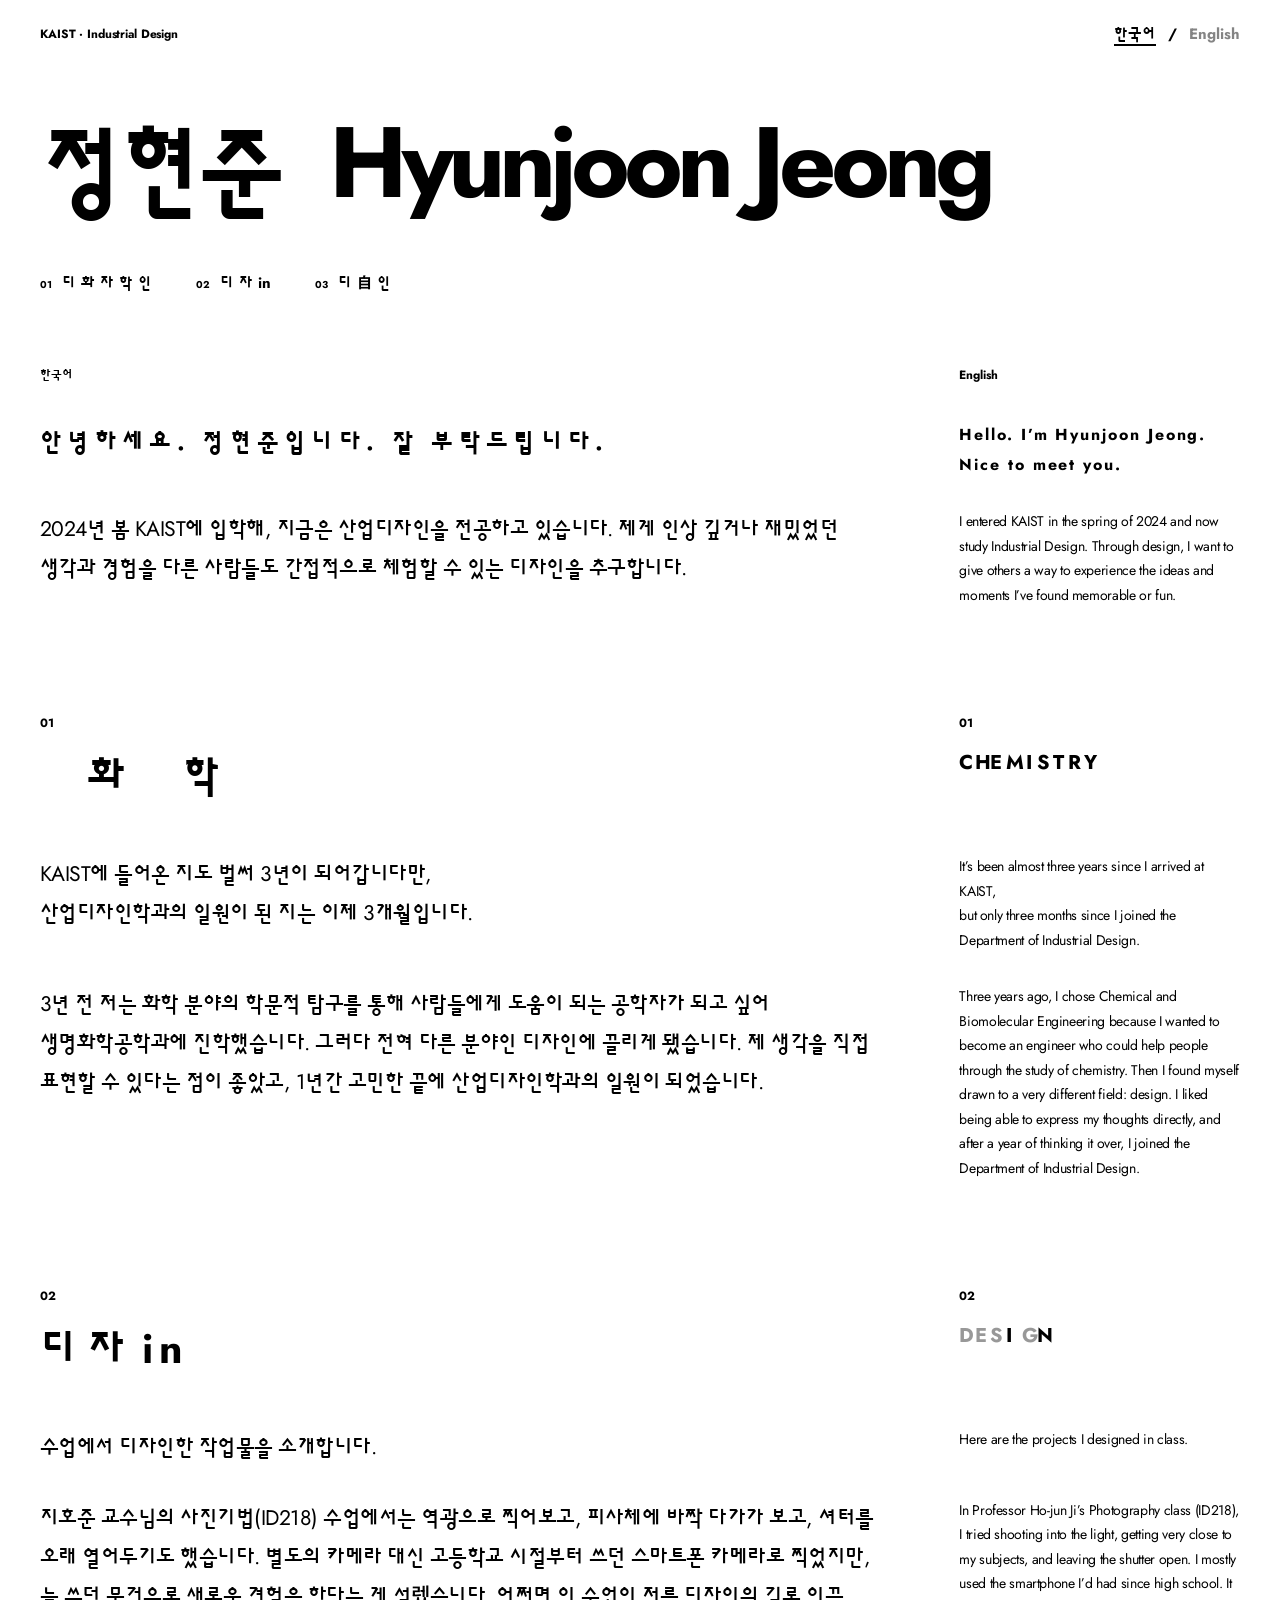
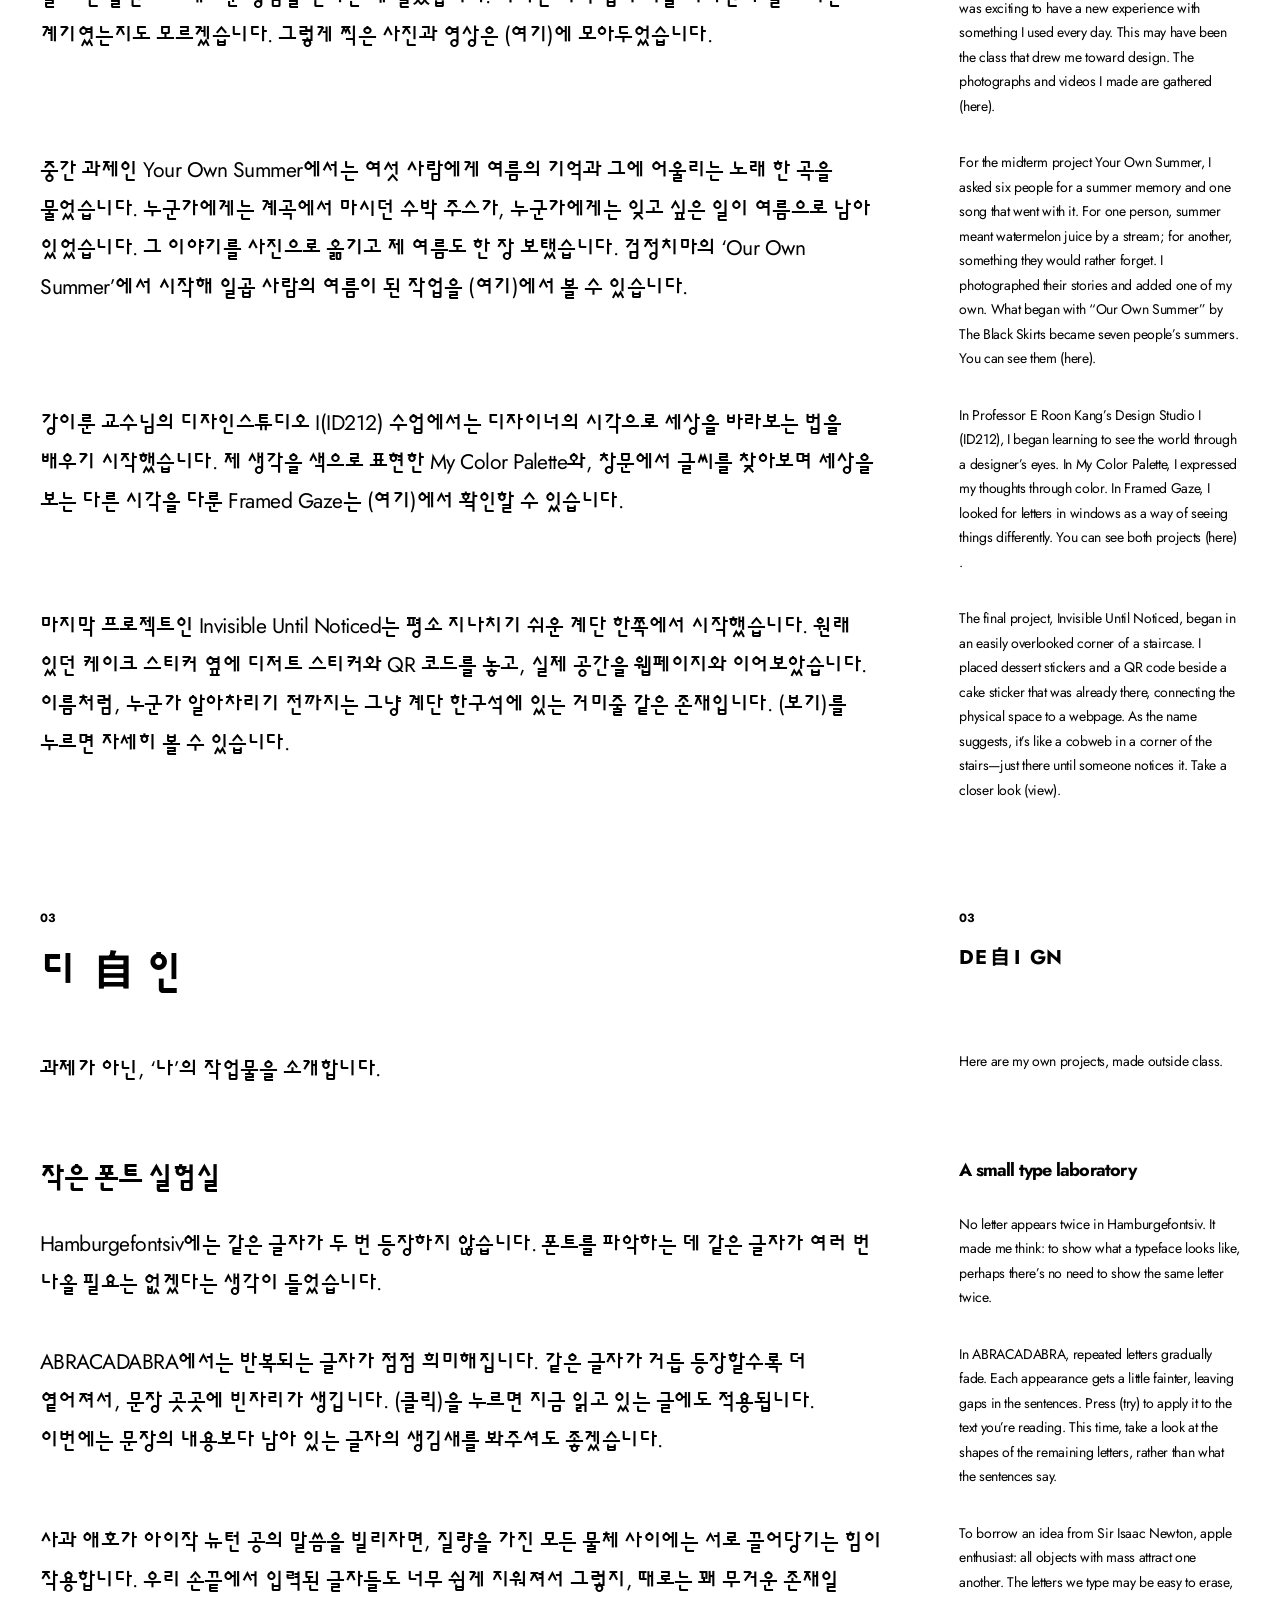
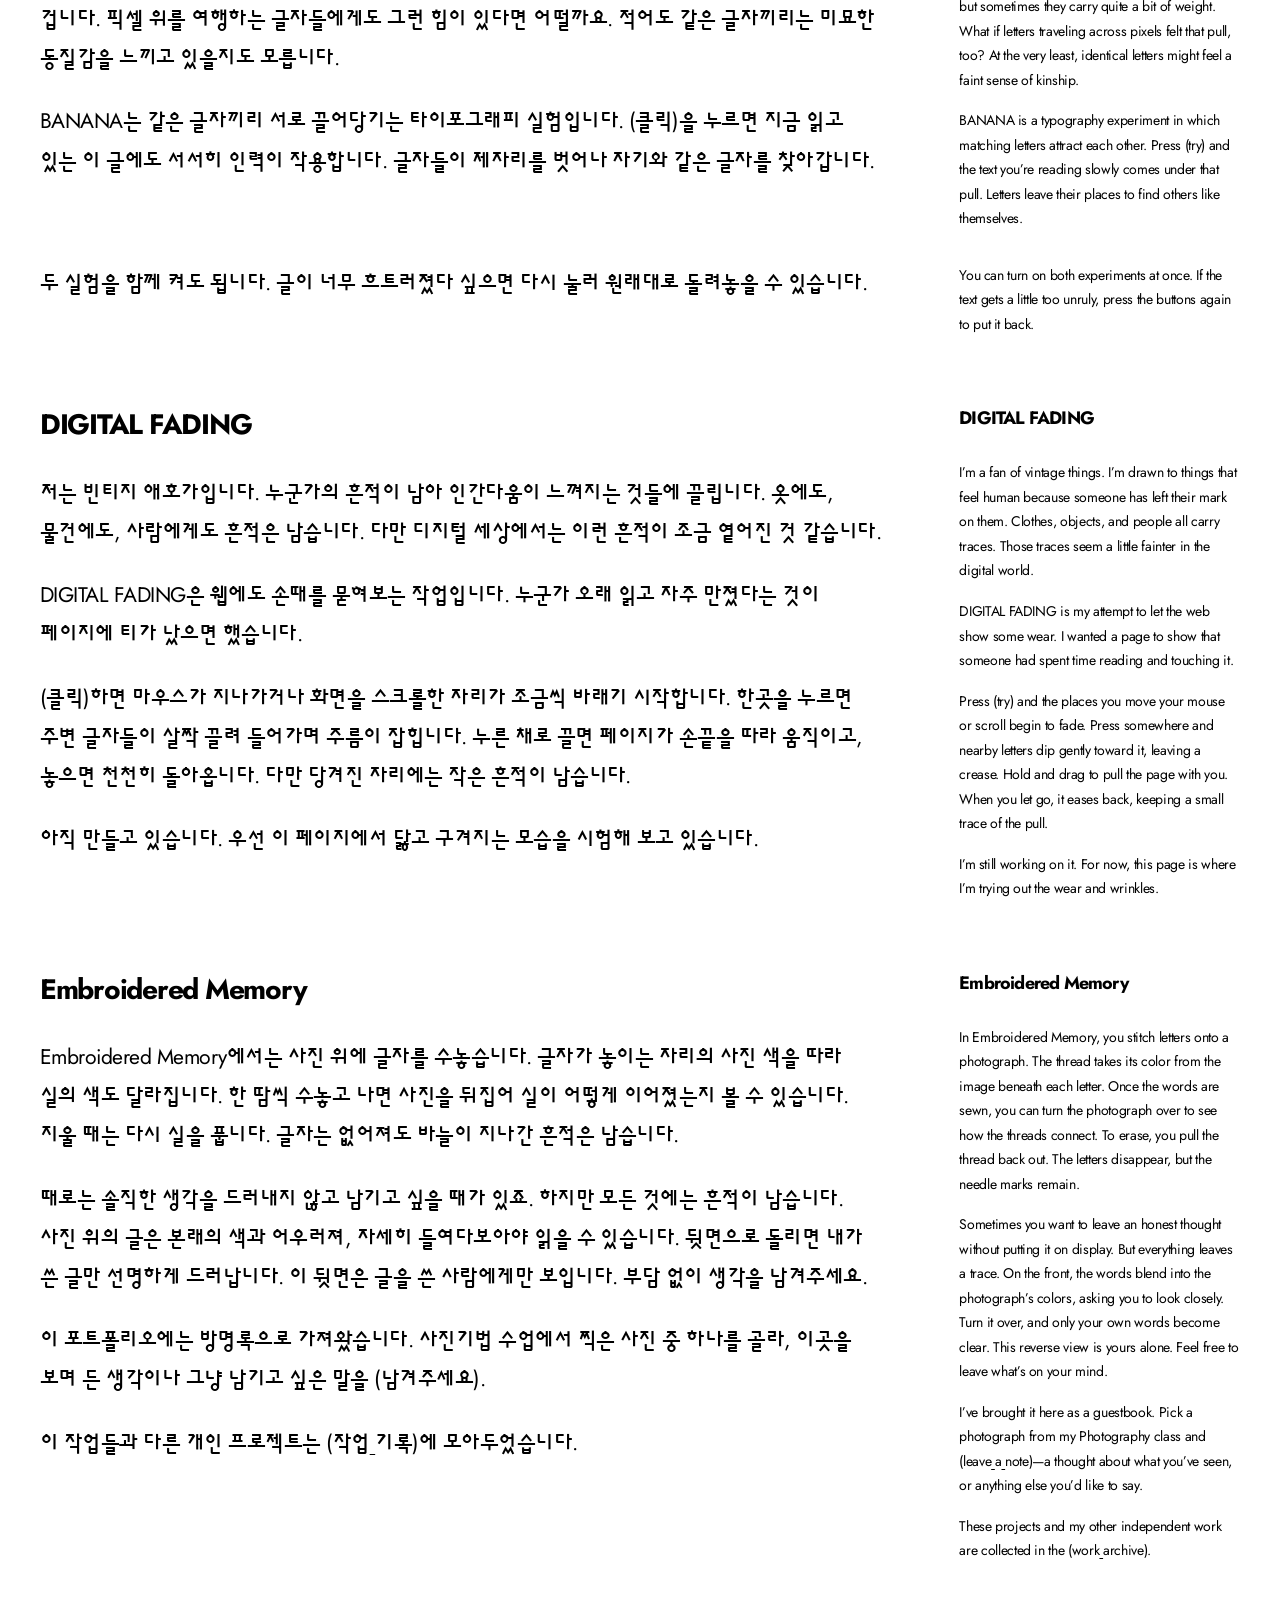
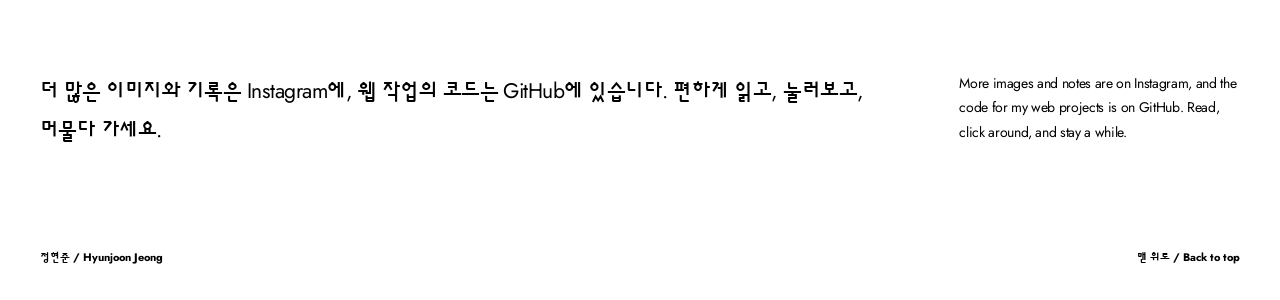
<file: index.html>
<!doctype html>
<html lang="ko">
<head>
  <meta charset="utf-8">
  <meta name="viewport" content="width=device-width,initial-scale=1">
  <meta name="color-scheme" content="light dark">
  <meta name="description" content="정현준 — KAIST 산업디자인학과. 사진, 타이포그래피, 웹으로 이어지는 작업과 실험.">
  <title>Hyunjoon Jeong — 정현준</title>
  <link rel="icon" href="data:,">
  <link rel="preload" href="./assets/fonts/sunflower-medium.woff2" as="font" type="font/woff2" crossorigin>
  <link rel="preload" href="./assets/fonts/sunflower-bold.woff2" as="font" type="font/woff2" crossorigin>
  <link rel="preload" href="./assets/fonts/jost-regular.woff2" as="font" type="font/woff2" crossorigin>
  <link rel="preload" href="./assets/fonts/jost-bold.woff2" as="font" type="font/woff2" crossorigin>
  <link rel="stylesheet" href="./essay.css">
  <link rel="stylesheet" href="./project-story.css">
  <link rel="stylesheet" href="./wordplay.css">
  <link rel="stylesheet" href="./essay-wear.css">
  <link rel="stylesheet" href="./guestbook.css">
  <script src="./content.js" defer></script>
  <script src="./essay-effects.js" defer></script>
  <script src="./essay-wear.js" defer></script>
  <script src="./guestbook-thread.js" defer></script>
  <script src="./hosting-config.js" defer></script>
  <script src="./guestbook-store.js" defer></script>
  <script src="./guestbook.js" defer></script>
  <script src="./wordplay.js" defer></script>
  <script src="./reading-layout.js" defer></script>
  <script src="./project-story.js" defer></script>
  <script src="./essay.js" defer></script>
  <!-- VV note: styles and interactions -->
  <link rel="stylesheet" href="./vv-note.css">
  <link rel="stylesheet" href="./vv-clock.css">
  <script src="./vv-note.js" defer></script>
  <script src="./vv-clock.js" defer></script>
</head>
<body id="top" data-reading-language="ko">
  <a class="skip-link" href="#essay">본문으로 건너뛰기 / Skip to content</a>
  <div class="site-sheet">
    <div class="reading-toolbar" data-no-wear>
      <span class="affiliation" lang="en">KAIST · Industrial Design</span>
      <div class="reading-controls" role="group" aria-label="주 언어 선택 / Reading language">
        <button type="button" data-reading-language-button="ko" lang="ko" aria-pressed="true" aria-label="한국어 중심으로 읽기">한국어</button>
        <span aria-hidden="true">/</span>
        <button type="button" data-reading-language-button="en" lang="en" aria-pressed="false" aria-label="Read in English">English</button>
      </div>
    </div>
    <header class="masthead">
      <h1 class="nameplate"><span class="name-ko" lang="ko">정현준</span><span class="name-en" lang="en">Hyunjoon Jeong</span></h1>
      <h1 id="vv-masthead" class="vv-masthead" data-static data-no-wear hidden tabindex="-1"><span class="vv-masthead-title" lang="ko">혼자서는<br>몰랐을 것들</span><span class="vv-masthead-title" lang="en">Things I wouldn’t<br>find on my own</span></h1>
      <nav class="section-index" aria-label="본문 목차 / Page sections"><a href="#about"><span class="index-no" lang="en">01</span><span class="index-title" lang="ko">디 화 자 학 인</span><span class="index-title" lang="en">Design / Chemistry</span></a>
<a href="#coursework"><span class="index-no" lang="en">02</span><span class="index-title" lang="ko">디 자 in</span><span class="index-title" lang="en">DESIGN</span></a>
<a href="#independent"><span class="index-no" lang="en">03</span><span class="index-title" lang="ko">디 自 인</span><span class="index-title" lang="en">DE自IGN</span></a></nav>
    </header>
    <main>
      <article class="essay" id="essay" aria-label="소개와 작업 이야기 / About and selected work">
        <div class="parallel-row language-heads" data-no-wear><span class="copy-cell" lang="ko">한국어</span><span class="copy-cell" lang="en">English</span></div>
        <div class="parallel-row copy-row intro-row intro-first"><div class="copy-cell" lang="ko"><p data-effect-text><span class="greeting-phrase">안녕하세요.</span> <span class="greeting-phrase">정현준입니다.</span> <span class="greeting-phrase">잘 부탁드립니다.</span></p></div><div class="copy-cell" lang="en"><p data-effect-text><span class="greeting-phrase">Hello.</span> <span class="greeting-phrase">I’m Hyunjoon Jeong.</span> <span class="greeting-phrase">Nice to meet you.</span></p></div></div>
<div class="parallel-row copy-row intro-row"><div class="copy-cell" lang="ko"><p data-effect-text>2024년 봄 <span lang="en">KAIST</span>에 입학해, 지금은 산업디자인을 전공하고 있습니다. 제게 인상 깊거나 재밌었던 생각과 경험을 다른 사람들도 간접적으로 체험할 수 있는 디자인을 추구합니다.</p></div><div class="copy-cell" lang="en"><p data-effect-text>I entered KAIST in the spring of 2024 and now study Industrial Design. Through design, I want to give others a way to experience the ideas and moments I’ve found memorable or fun.</p></div></div>
        <section class="essay-section" id="about" aria-labelledby="about-title">
  <div class="parallel-row section-heading">
    <div class="copy-cell" lang="ko"><h2 id="about-title"><span class="section-number" lang="en">01</span><span class="wordplay wordplay-morph wordplay-ko" data-wordplay="morph"><span class="sr-only">디자인과 화학</span><span class="wordplay-visual" aria-hidden="true"><span class="wordplay-glyph reading-glyph" data-title-letter="design-0" style="left:0em"><span class="title-ink title-fade-design">디</span></span><span class="wordplay-glyph reading-glyph" data-title-letter="chemistry-1" style="left:1.16em"><span class="title-ink title-fade-chemistry">화</span></span><span class="wordplay-glyph reading-glyph" data-title-letter="design-2" style="left:2.32em"><span class="title-ink title-fade-design">자</span></span><span class="wordplay-glyph reading-glyph" data-title-letter="chemistry-3" style="left:3.48em"><span class="title-ink title-fade-chemistry">학</span></span><span class="wordplay-glyph reading-glyph" data-title-letter="design-4" style="left:4.64em"><span class="title-ink title-fade-design">인</span></span></span><span class="wordplay-still" data-wordplay-fallback aria-hidden="true">디자인 / 화학</span></span></h2></div>
    <div class="copy-cell" lang="en"><p class="section-title-en"><span class="section-number">01</span><span class="wordplay wordplay-morph wordplay-en" data-wordplay="morph"><span class="sr-only">Design and chemistry</span><span class="wordplay-visual" aria-hidden="true"><span class="wordplay-glyph reading-glyph" data-title-letter="chemistry-0" style="left:0em"><span class="title-ink title-fade-chemistry">C</span></span><span class="wordplay-glyph reading-glyph" data-title-letter="chemistry-1" style="left:0.78em"><span class="title-ink title-fade-chemistry">H</span></span><span class="wordplay-glyph reading-glyph" data-title-letter="shared-E" style="left:1.56em"><span class="title-ink title-morph-shared">E</span></span><span class="wordplay-glyph reading-glyph" data-title-letter="chemistry-3" style="left:2.34em"><span class="title-ink title-fade-chemistry">M</span></span><span class="wordplay-glyph reading-glyph" data-title-letter="shared-I" style="left:3.34em"><span class="title-ink title-morph-shared">I</span></span><span class="wordplay-glyph reading-glyph" data-title-letter="chemistry-5" style="left:3.9em"><span class="title-ink title-fade-chemistry">S</span></span><span class="wordplay-glyph reading-glyph" data-title-letter="chemistry-6" style="left:4.68em"><span class="title-ink title-fade-chemistry">T</span></span><span class="wordplay-glyph reading-glyph" data-title-letter="chemistry-7" style="left:5.46em"><span class="title-ink title-fade-chemistry">R</span></span><span class="wordplay-glyph reading-glyph" data-title-letter="chemistry-8" style="left:6.24em"><span class="title-ink title-fade-chemistry">Y</span></span><span class="wordplay-glyph reading-glyph" data-title-letter="design-D" style="left:0.78em"><span class="title-ink title-fade-design">D</span></span><span class="wordplay-glyph reading-glyph" data-title-letter="design-S" style="left:2.34em"><span class="title-ink title-fade-design">S</span></span><span class="wordplay-glyph reading-glyph" data-title-letter="design-G" style="left:3.9em"><span class="title-ink title-fade-design">G</span></span><span class="wordplay-glyph reading-glyph" data-title-letter="design-N" style="left:4.68em"><span class="title-ink title-fade-design">N</span></span></span><span class="wordplay-still" data-wordplay-fallback aria-hidden="true">DESIGN / CHEMISTRY</span></span></p></div>
  </div>
  <div class="parallel-row copy-row " data-pair="arrival"><div class="copy-cell" lang="ko"><p data-effect-text><span lang="en">KAIST</span>에 들어온 지도 벌써 3년이 되어갑니다만,<br>산업디자인학과의 일원이 된 지는 이제 3개월입니다.</p></div><div class="copy-cell" lang="en"><p data-effect-text>It’s been almost three years since I arrived at KAIST,<br>but only three months since I joined the Department of Industrial Design.</p></div></div>
<div class="parallel-row copy-row " data-pair="chemistry"><div class="copy-cell" lang="ko"><p data-effect-text>3년 전 저는 화학 분야의 학문적 탐구를 통해 사람들에게 도움이 되는 공학자가 되고 싶어 생명화학공학과에 진학했습니다. 그러다 전혀 다른 분야인 디자인에 끌리게 됐습니다. 제 생각을 직접 표현할 수 있다는 점이 좋았고, 1년간 고민한 끝에 산업디자인학과의 일원이 되었습니다.</p></div><div class="copy-cell" lang="en"><p data-effect-text>Three years ago, I chose Chemical and Biomolecular Engineering because I wanted to become an engineer who could help people through the study of chemistry. Then I found myself drawn to a very different field: design. I liked being able to express my thoughts directly, and after a year of thinking it over, I joined the Department of Industrial Design.</p></div></div>
</section>
<section class="essay-section" id="coursework" aria-labelledby="coursework-title">
  <div class="parallel-row section-heading">
    <div class="copy-cell" lang="ko"><h2 id="coursework-title"><span class="section-number" lang="en">02</span><span class="wordplay wordplay-in wordplay-ko" data-wordplay="in"><span class="sr-only">디 자 in — 수업 안에서</span><span class="wordplay-visual" aria-hidden="true"><span class="wordplay-glyph reading-glyph" data-title-letter="in-0" style="left:0em"><span class="title-ink ">디</span></span><span class="wordplay-glyph reading-glyph" data-title-letter="in-1" style="left:1.16em"><span class="title-ink ">자</span></span><span class="wordplay-glyph reading-glyph" data-title-letter="in-2" style="left:2.5em"><span class="title-ink ">i</span></span><span class="wordplay-glyph reading-glyph" data-title-letter="in-3" style="left:2.9em"><span class="title-ink ">n</span></span></span><span class="wordplay-still" data-wordplay-fallback aria-hidden="true">디 자 in</span></span></h2></div>
    <div class="copy-cell" lang="en"><p class="section-title-en"><span class="section-number">02</span><span class="wordplay wordplay-in wordplay-en" data-wordplay="in"><span class="sr-only">Design: IN</span><span class="wordplay-visual" aria-hidden="true"><span class="wordplay-glyph reading-glyph" data-title-letter="in-0" style="left:0em"><span class="title-ink title-in-rest">D</span></span><span class="wordplay-glyph reading-glyph" data-title-letter="in-1" style="left:0.78em"><span class="title-ink title-in-rest">E</span></span><span class="wordplay-glyph reading-glyph" data-title-letter="in-2" style="left:1.56em"><span class="title-ink title-in-rest">S</span></span><span class="wordplay-glyph reading-glyph" data-title-letter="in-3" style="left:2.34em"><span class="title-ink title-in-chosen">I</span></span><span class="wordplay-glyph reading-glyph" data-title-letter="in-4" style="left:3.12em"><span class="title-ink title-in-rest">G</span></span><span class="wordplay-glyph reading-glyph" data-title-letter="in-5" style="left:3.9em"><span class="title-ink title-in-chosen">N</span></span></span><span class="wordplay-still" data-wordplay-fallback aria-hidden="true">DESIGN — IN</span></span></p></div>
  </div>
  <div class="parallel-row copy-row " data-pair="coursework-intro"><div class="copy-cell" lang="ko"><p data-effect-text>수업에서 디자인한 작업물을 소개합니다.</p></div><div class="copy-cell" lang="en"><p data-effect-text>Here are the projects I designed in class.</p></div></div>
<div class="parallel-row copy-row " data-pair="photography"><div class="copy-cell" lang="ko"><p data-effect-text>지호준 교수님의 사진기법(<span lang="en">ID218</span>) 수업에서는 역광으로 찍어보고, 피사체에 바짝 다가가 보고, 셔터를 오래 열어두기도 했습니다. 별도의 카메라 대신 고등학교 시절부터 쓰던 스마트폰 카메라로 찍었지만, 늘 쓰던 물건으로 새로운 경험을 한다는 게 설렜습니다. 어쩌면 이 수업이 저를 디자인의 길로 이끈 계기였는지도 모르겠습니다. 그렇게 찍은 사진과 영상은 <button class="inline-action" data-collection="id218" aria-label="사진기법 작업 목록 보기">(여기)</button>에 모아두었습니다.</p></div><div class="copy-cell" lang="en"><p data-effect-text>In Professor Ho-jun Ji’s Photography class (ID218), I tried shooting into the light, getting very close to my subjects, and leaving the shutter open. I mostly used the smartphone I’d had since high school. It was exciting to have a new experience with something I used every day. This may have been the class that drew me toward design. The photographs and videos I made are gathered <button class="inline-action" data-collection="id218" aria-label="View Photography work">(here)</button>.</p></div></div>
<div class="parallel-row copy-row " data-pair="your-own-summer"><div class="copy-cell" lang="ko"><p data-effect-text>중간 과제인 <span lang="en">Your Own Summer</span>에서는 여섯 사람에게 여름의 기억과 그에 어울리는 노래 한 곡을 물었습니다. 누군가에게는 계곡에서 마시던 수박 주스가, 누군가에게는 잊고 싶은 일이 여름으로 남아 있었습니다. 그 이야기를 사진으로 옮기고 제 여름도 한 장 보탰습니다. 검정치마의 <span lang="en">‘Our Own Summer’</span>에서 시작해 일곱 사람의 여름이 된 작업을 <button class="inline-action" data-project="your-own-summer" aria-label="Your Own Summer 작업 보기">(여기)</button>에서 볼 수 있습니다.</p></div><div class="copy-cell" lang="en"><p data-effect-text>For the midterm project Your Own Summer, I asked six people for a summer memory and one song that went with it. For one person, summer meant watermelon juice by a stream; for another, something they would rather forget. I photographed their stories and added one of my own. What began with “Our Own Summer” by The Black Skirts became seven people’s summers. You can see them <button class="inline-action" data-project="your-own-summer" aria-label="View Your Own Summer">(here)</button>.</p></div></div>
<div class="parallel-row copy-row " data-pair="design-studio"><div class="copy-cell" lang="ko"><p data-effect-text>강이룬 교수님의 디자인스튜디오 I(<span lang="en">ID212</span>) 수업에서는 디자이너의 시각으로 세상을 바라보는 법을 배우기 시작했습니다. 제 생각을 색으로 표현한 <span lang="en">My Color Palette</span>와, 창문에서 글씨를 찾아보며 세상을 보는 다른 시각을 다룬 <span lang="en">Framed Gaze</span>는 <button class="inline-action" data-collection="id212" aria-label="Design Studio I 작업 목록 보기">(여기)</button>에서 확인할 수 있습니다.</p></div><div class="copy-cell" lang="en"><p data-effect-text>In Professor E Roon Kang’s Design Studio I (ID212), I began learning to see the world through a designer’s eyes. In My Color Palette, I expressed my thoughts through color. In Framed Gaze, I looked for letters in windows as a way of seeing things differently. You can see both projects <button class="inline-action" data-collection="id212" aria-label="View Design Studio I work">(here)</button>.</p></div></div>
<div class="parallel-row copy-row " data-pair="invisible"><div class="copy-cell" lang="ko"><p data-effect-text>마지막 프로젝트인 <span lang="en">Invisible Until Noticed</span>는 평소 지나치기 쉬운 계단 한쪽에서 시작했습니다. 원래 있던 케이크 스티커 옆에 디저트 스티커와 <span lang="en">QR</span> 코드를 놓고, 실제 공간을 웹페이지와 이어보았습니다. 이름처럼, 누군가 알아차리기 전까지는 그냥 계단 한구석에 있는 거미줄 같은 존재입니다. <button class="inline-action" data-project="invisible-until-noticed" aria-label="Invisible Until Noticed 작업 보기">(보기)</button>를 누르면 자세히 볼 수 있습니다.</p></div><div class="copy-cell" lang="en"><p data-effect-text>The final project, Invisible Until Noticed, began in an easily overlooked corner of a staircase. I placed dessert stickers and a QR code beside a cake sticker that was already there, connecting the physical space to a webpage. As the name suggests, it’s like a cobweb in a corner of the stairs—just there until someone notices it. Take a closer look <button class="inline-action" data-project="invisible-until-noticed" aria-label="View Invisible Until Noticed">(view)</button>.</p></div></div>
</section>
<section class="essay-section" id="independent" aria-labelledby="independent-title">
  <div class="parallel-row section-heading">
    <div class="copy-cell" lang="ko"><h2 id="independent-title"><span class="section-number" lang="en">03</span><span class="wordplay wordplay-self wordplay-ko" data-wordplay="self"><button type="button" class="wordplay-reveal" aria-label="디 自 인 — 스스로 한 작업" aria-expanded="false" data-self-open="false"><span class="wordplay-visual" aria-hidden="true"><span class="wordplay-glyph reading-glyph" data-title-letter="self-디" style="left:0em"><span class="title-ink ">디</span></span><span class="wordplay-glyph reading-glyph" data-title-letter="self-character" style="left:1.3em"><span class="title-ink title-self-character">自</span></span><span class="wordplay-glyph reading-glyph" data-title-letter="self-expansion-0" style="left:1.3em"><span class="title-ink title-self-explanation">스</span></span><span class="wordplay-glyph reading-glyph" data-title-letter="self-expansion-1" style="left:2.46em"><span class="title-ink title-self-explanation">스</span></span><span class="wordplay-glyph reading-glyph" data-title-letter="self-expansion-2" style="left:3.62em"><span class="title-ink title-self-explanation">로</span></span><span class="wordplay-glyph reading-glyph" data-title-letter="self-인" style="left:2.6em;--open-x:2.32em"><span class="title-ink title-self-tail">인</span></span></span></button></span></h2></div>
    <div class="copy-cell" lang="en"><p class="section-title-en"><span class="section-number">03</span><span class="wordplay wordplay-self wordplay-en" data-wordplay="self"><button type="button" class="wordplay-reveal" aria-label="DE自IGN — self-initiated design" aria-expanded="false" data-self-open="false"><span class="wordplay-visual" aria-hidden="true"><span class="wordplay-glyph reading-glyph" data-title-letter="self-D" style="left:0em"><span class="title-ink ">D</span></span><span class="wordplay-glyph reading-glyph" data-title-letter="self-E" style="left:0.78em"><span class="title-ink ">E</span></span><span class="wordplay-glyph reading-glyph" data-title-letter="self-character" style="left:1.56em"><span class="title-ink title-self-character">自</span></span><span class="wordplay-glyph reading-glyph" data-title-letter="self-expansion-0" style="left:1.56em"><span class="title-ink title-self-explanation">S</span></span><span class="wordplay-glyph reading-glyph" data-title-letter="self-expansion-1" style="left:2.34em"><span class="title-ink title-self-explanation">E</span></span><span class="wordplay-glyph reading-glyph" data-title-letter="self-expansion-2" style="left:3.12em"><span class="title-ink title-self-explanation">L</span></span><span class="wordplay-glyph reading-glyph" data-title-letter="self-expansion-3" style="left:3.9em"><span class="title-ink title-self-explanation">F</span></span><span class="wordplay-glyph reading-glyph" data-title-letter="self-tail-0" style="left:2.76em;--open-x:1.92em"><span class="title-ink title-self-tail">I</span></span><span class="wordplay-glyph reading-glyph" data-title-letter="self-tail-1" style="left:3.54em;--open-x:1.92em"><span class="title-ink title-self-tail">G</span></span><span class="wordplay-glyph reading-glyph" data-title-letter="self-tail-2" style="left:4.32em;--open-x:1.92em"><span class="title-ink title-self-tail">N</span></span></span></button></span></p></div>
  </div>
  <div class="parallel-row copy-row " data-pair="independent-intro"><div class="copy-cell" lang="ko"><p data-effect-text>과제가 아닌, ‘나’의 작업물을 소개합니다.</p></div><div class="copy-cell" lang="en"><p data-effect-text>Here are my own projects, made outside class.</p></div></div>
<div class="parallel-row copy-row " data-pair="type-lab"><div class="copy-cell" lang="ko"><h3>작은 폰트 실험실</h3><p data-effect-text><span lang="en">Hamburgefontsiv</span>에는 같은 글자가 두 번 등장하지 않습니다. 폰트를 파악하는 데 같은 글자가 여러 번 나올 필요는 없겠다는 생각이 들었습니다.</p></div><div class="copy-cell" lang="en"><h3>A small type laboratory</h3><p data-effect-text>No letter appears twice in Hamburgefontsiv. It made me think: to show what a typeface looks like, perhaps there’s no need to show the same letter twice.</p></div></div>
<div class="parallel-row copy-row " data-pair="abracadabra"><div class="copy-cell" lang="ko"><p data-effect-text><span lang="en">ABRACADABRA</span>에서는 반복되는 글자가 점점 희미해집니다. 같은 글자가 거듭 등장할수록 더 옅어져서, 문장 곳곳에 빈자리가 생깁니다. <button class="inline-action effect-trigger" data-effect="abracadabra" aria-pressed="false" aria-label="ABRACADABRA 사라짐 효과 적용">(클릭)</button>을 누르면 지금 읽고 있는 글에도 적용됩니다. 이번에는 문장의 내용보다 남아 있는 글자의 생김새를 봐주셔도 좋겠습니다.</p></div><div class="copy-cell" lang="en"><p data-effect-text>In ABRACADABRA, repeated letters gradually fade. Each appearance gets a little fainter, leaving gaps in the sentences. Press <button class="inline-action effect-trigger" data-effect="abracadabra" aria-pressed="false" aria-label="Turn on ABRACADABRA fading">(try)</button> to apply it to the text you’re reading. This time, take a look at the shapes of the remaining letters, rather than what the sentences say.</p></div></div>
<div class="parallel-row copy-row " data-pair="banana"><div class="copy-cell" lang="ko"><p data-effect-text>사과 애호가 아이작 뉴턴 공의 말씀을 빌리자면, 질량을 가진 모든 물체 사이에는 서로 끌어당기는 힘이 작용합니다. 우리 손끝에서 입력된 글자들도 너무 쉽게 지워져서 그렇지, 때로는 꽤 무거운 존재일 겁니다. 픽셀 위를 여행하는 글자들에게도 그런 힘이 있다면 어떨까요. 적어도 같은 글자끼리는 미묘한 동질감을 느끼고 있을지도 모릅니다.</p>
<p data-effect-text><span lang="en">BANANA</span>는 같은 글자끼리 서로 끌어당기는 타이포그래피 실험입니다. <button class="inline-action effect-trigger" data-effect="banana" aria-pressed="false" aria-label="BANANA 인력 효과 적용">(클릭)</button>을 누르면 지금 읽고 있는 이 글에도 서서히 인력이 작용합니다. 글자들이 제자리를 벗어나 자기와 같은 글자를 찾아갑니다.</p></div><div class="copy-cell" lang="en"><p data-effect-text>To borrow an idea from Sir Isaac Newton, apple enthusiast: all objects with mass attract one another. The letters we type may be easy to erase, but sometimes they carry quite a bit of weight. What if letters traveling across pixels felt that pull, too? At the very least, identical letters might feel a faint sense of kinship.</p>
<p data-effect-text>BANANA is a typography experiment in which matching letters attract each other. Press <button class="inline-action effect-trigger" data-effect="banana" aria-pressed="false" aria-label="Turn on BANANA attraction">(try)</button> and the text you’re reading slowly comes under that pull. Letters leave their places to find others like themselves.</p></div></div>
<div class="parallel-row copy-row " data-pair="toggle-note"><div class="copy-cell" lang="ko"><p data-effect-text>두 실험을 함께 켜도 됩니다. 글이 너무 흐트러졌다 싶으면 다시 눌러 원래대로 돌려놓을 수 있습니다.</p></div><div class="copy-cell" lang="en"><p data-effect-text>You can turn on both experiments at once. If the text gets a little too unruly, press the buttons again to put it back.</p></div></div>
<div class="parallel-row copy-row " data-pair="fading"><div class="copy-cell" lang="ko"><h3>DIGITAL FADING</h3><p data-effect-text>저는 빈티지 애호가입니다. 누군가의 흔적이 남아 인간다움이 느껴지는 것들에 끌립니다. 옷에도, 물건에도, 사람에게도 흔적은 남습니다. 다만 디지털 세상에서는 이런 흔적이 조금 옅어진 것 같습니다.</p>
<p data-effect-text><span lang="en">DIGITAL FADING</span>은 웹에도 손때를 묻혀보는 작업입니다. 누군가 오래 읽고 자주 만졌다는 것이 페이지에 티가 났으면 했습니다.</p>
<p data-effect-text><button class="inline-action effect-trigger" data-effect="wear" aria-pressed="false" aria-label="DIGITAL FADING 흔적 효과 적용">(클릭)</button>하면 마우스가 지나가거나 화면을 스크롤한 자리가 조금씩 바래기 시작합니다. 한곳을 누르면 주변 글자들이 살짝 끌려 들어가며 주름이 잡힙니다. 누른 채로 끌면 페이지가 손끝을 따라 움직이고, 놓으면 천천히 돌아옵니다. 다만 당겨진 자리에는 작은 흔적이 남습니다.</p>
<p data-effect-text>아직 만들고 있습니다. 우선 이 페이지에서 닳고 구겨지는 모습을 시험해 보고 있습니다.</p></div><div class="copy-cell" lang="en"><h3>DIGITAL FADING</h3><p data-effect-text>I’m a fan of vintage things. I’m drawn to things that feel human because someone has left their mark on them. Clothes, objects, and people all carry traces. Those traces seem a little fainter in the digital world.</p>
<p data-effect-text>DIGITAL FADING is my attempt to let the web show some wear. I wanted a page to show that someone had spent time reading and touching it.</p>
<p data-effect-text>Press <button class="inline-action effect-trigger" data-effect="wear" aria-pressed="false" aria-label="Turn on DIGITAL FADING wear">(try)</button> and the places you move your mouse or scroll begin to fade. Press somewhere and nearby letters dip gently toward it, leaving a crease. Hold and drag to pull the page with you. When you let go, it eases back, keeping a small trace of the pull.</p>
<p data-effect-text>I’m still working on it. For now, this page is where I’m trying out the wear and wrinkles.</p></div></div>
<div class="parallel-row copy-row " data-pair="memory"><div class="copy-cell" lang="ko"><h3>Embroidered Memory</h3><p data-effect-text><span lang="en">Embroidered Memory</span>에서는 사진 위에 글자를 수놓습니다. 글자가 놓이는 자리의 사진 색을 따라 실의 색도 달라집니다. 한 땀씩 수놓고 나면 사진을 뒤집어 실이 어떻게 이어졌는지 볼 수 있습니다. 지울 때는 다시 실을 풉니다. 글자는 없어져도 바늘이 지나간 흔적은 남습니다.</p>
<p data-effect-text>때로는 솔직한 생각을 드러내지 않고 남기고 싶을 때가 있죠. 하지만 모든 것에는 흔적이 남습니다. 사진 위의 글은 본래의 색과 어우러져, 자세히 들여다보아야 읽을 수 있습니다. 뒷면으로 돌리면 내가 쓴 글만 선명하게 드러납니다. 이 뒷면은 글을 쓴 사람에게만 보입니다. 부담 없이 생각을 남겨주세요.</p>
<p data-effect-text>이 포트폴리오에는 방명록으로 가져왔습니다. 사진기법 수업에서 찍은 사진 중 하나를 골라, 이곳을 보며 든 생각이나 그냥 남기고 싶은 말을 <button class="inline-action" data-guestbook aria-label="사진 위에 방명록 남기기">(남겨주세요)</button>.</p>
<p data-effect-text>이 작업들과 다른 개인 프로젝트는 <button class="inline-action" data-collection="personal" aria-label="개인 작업 목록 보기">(작업 기록)</button>에 모아두었습니다.</p></div><div class="copy-cell" lang="en"><h3>Embroidered Memory</h3><p data-effect-text>In Embroidered Memory, you stitch letters onto a photograph. The thread takes its color from the image beneath each letter. Once the words are sewn, you can turn the photograph over to see how the threads connect. To erase, you pull the thread back out. The letters disappear, but the needle marks remain.</p>
<p data-effect-text>Sometimes you want to leave an honest thought without putting it on display. But everything leaves a trace. On the front, the words blend into the photograph’s colors, asking you to look closely. Turn it over, and only your own words become clear. This reverse view is yours alone. Feel free to leave what’s on your mind.</p>
<p data-effect-text>I’ve brought it here as a guestbook. Pick a photograph from my Photography class and <button class="inline-action" data-guestbook aria-label="Leave a note on a photograph">(leave a note)</button>—a thought about what you’ve seen, or anything else you’d like to say.</p>
<p data-effect-text>These projects and my other independent work are collected in the <button class="inline-action" data-collection="personal" aria-label="View independent work">(work archive)</button>.</p></div></div>
</section>
        <div class="parallel-row copy-row closing-row"><div class="copy-cell" lang="ko"><p data-effect-text>더 많은 이미지와 기록은 <a href="https://www.instagram.com/archivehypoxis/" target="_blank" rel="noopener noreferrer" lang="en">Instagram</a>에, 웹 작업의 코드는 <a href="https://github.com/0826fry" target="_blank" rel="noopener noreferrer" lang="en">GitHub</a>에 있습니다. 편하게 읽고, 눌러보고, 머물다 가세요.</p></div><div class="copy-cell" lang="en"><p data-effect-text>More images and notes are on <a href="https://www.instagram.com/archivehypoxis/" target="_blank" rel="noopener noreferrer">Instagram</a>, and the code for my web projects is on <a href="https://github.com/0826fry" target="_blank" rel="noopener noreferrer">GitHub</a>. Read, click around, and stay a while.</p></div></div>
      </article>
<!-- VV note: edit the Korean and English text below -->
<section id="vv-note" class="vv-note" data-static data-no-wear hidden aria-labelledby="vv-masthead">
<div class="vv-clock-layer" aria-hidden="true" data-static data-no-wear></div>
<div class="vv-note-top"><span class="vv-eyebrow" aria-hidden="true">v v</span><button type="button" class="vv-return" data-vv-close><span lang="ko">(돌아가기)</span><span lang="en">(back)</span></button></div>
<section class="vv-section" data-vv-section="possibilities"><div class="vv-row">
<div class="vv-cell" lang="ko"><h3>이런 것도 할 수 있구나.</h3>
<p>수업을 듣고 누군가의 작업물을 보며 자주 했던 생각입니다.</p>
<p>디자인스튜디오 I에서 <em>Invisible Until Noticed</em>를 만들기 전까지는 바이브 코딩으로 제 생각을 직접 표현할 수 있다는 것조차 몰랐습니다. 늘상 지나쳐오던 작은 계단 한구석에서 시작한 생각을 웹으로 이어보며 웹도 제가 무언가를 만들어볼 수 있는 매체라는 것을 알게 됐습니다. 그때 발견한 방법으로 작은 실험들을 이어왔고, 지금 보고 계신 포트폴리오도 만들게 되었습니다.</p>
<p>이번 학기 그래픽 디자인 수업에서는 폰트를 고르고 칼럼을 나누는 법을 배우며 비슷한 경험을 하고 있습니다. 같은 내용도 어떤 글자로, 어떤 구조 안에 놓느냐에 따라 다르게 읽힌다는 것이 재밌습니다. 새로운 표현 방법을 하나씩 알게 될 때마다, 해보고 싶은 것도 함께 늘어나고 있습니다.</p>
</div>
<div class="vv-cell" lang="en"><h3>I didn’t know I could do this.</h3>
<p>That is something I have often thought in class and while looking at other people’s work.</p>
<p>Until I made <em>Invisible Until Noticed</em> in Design Studio I, I had not even realized that vibe coding could be a way to express my own ideas. Taking an idea from a corner of a staircase onto the web helped me see the web as a medium I could work with. I kept making small experiments with this new way of working, which eventually led to the portfolio you are reading now.</p>
<p>I am having a similar experience in Graphic Design this semester, learning to choose typefaces and arrange columns. I find it interesting that the same content can read differently depending on the type and structure around it. Each new way of expressing something gives me more things I want to try.</p>
</div>
</div></section>
<section class="vv-section" data-vv-section="perspectives"><div class="vv-row">
<div class="vv-cell" lang="ko"><h3>시각도구연구실에서는 그 경험을 더 이어가고 싶습니다.</h3>
<p>교수님과 연구실 구성원 분들이 각자 무엇에 관심을 갖고, 그것을 어떤 시선으로 바라보며 작업으로 옮기는지 가까이에서 보고 싶습니다. 처음의 생각이 어떻게 시작됐는지, 만들다가 무엇이 달라졌는지, 여러 선택 중 왜 그 방법을 골랐는지도 궁금합니다.</p>
<p>제게는 익숙한 것이 다른 분에게는 전혀 다르게 보일 수도 있을 것 같습니다. 반대로 연구실에서 익숙한 것들이 저에겐 새로운 자극이 될 수 있습니다. 그런 이야기를 나누면서 제가 놓치고 있던 부분을 발견하고 싶습니다. 제 작업도 함께 보여드리고, 의견을 듣고, 다시 만들어보면서 생각하고 표현하는 방법을 넓혀가고 싶습니다.</p>
<p>수업에서 처음 웹을 만들어봤던 것처럼, 아직 제가 몰라서 시도하지 못하고 있는 방법들을 연구실에서 더 만나보고 싶습니다.</p>
</div>
<div class="vv-cell" lang="en"><h3>I would like to keep discovering things at the VV.</h3>
<p>I would like to see, up close, what interests you and the people in the lab, how you look at those interests, and how you turn them into work. I am curious about where an idea begins, what changes along the way, and why one approach is chosen over another.</p>
<p>Something familiar to me might look completely different to someone else. In turn, things that are familiar to people in the lab could spark new ideas for me. Through those conversations, I hope to notice things I have been missing. I would also like to share my own work, listen to others, and make it again, finding more ways to think and express myself as I go.</p>
<p>Just as I discovered making websites in class, I would like to encounter more ways of working that I have not tried simply because I do not know about them yet.</p>
</div>
</div></section>
<section class="vv-section" data-vv-section="music"><div class="vv-row">
<div class="vv-cell" lang="ko"><h3>그리고, 음악으로 무언가를 만들어보고 싶습니다.</h3>
<p>저는 취미로 밴드를 하며 기타를 치고 있습니다. 음악은 제가 정말 좋아하고, 꾸준히 시간을 쓰는 일입니다. 그래서 연구실에서 해보고 싶은 작업을 생각했을 때 가장 먼저 떠오른 것도 음악과 디자인을 함께 다루는 일이었습니다.</p>
<p>기타의 음색을 고르고, 밴드에서 다른 악기와 소리를 맞춰가는 경험을 디자인에서는 어떻게 표현할 수 있을지 궁금합니다. 음악을 듣거나 연주할 때 느끼는 것을 글자와 형태, 움직임으로 옮겨볼 수도 있고, 소리와 그래픽을 함께 다룰 수 있는 도구를 만들어볼 수도 있을 것 같습니다.</p>
<p>그 형태를 지금 하나로 정해두기보다는, 여러 작업과 매체를 접하고 직접 실험하면서 찾아가고 싶습니다. 제가 음악에서 특히 무엇을 좋아하는지부터 더 들여다보고, 그 경험을 다른 사람도 느껴볼 수 있는 작업으로 이어보고 싶습니다.</p>
<p>연구실에서의 시간이 지나고 나면, 지금은 떠올리지 못하는 방식으로 제가 좋아하는 것들을 표현하고 있었으면 좋겠습니다.</p>
</div>
<div class="vv-cell" lang="en"><h3>And I would like to make something with music.</h3>
<p>I play guitar in a band as a hobby. Music is something I really love and regularly spend time on. So when I thought about what I would like to make at the lab, bringing music and design together was the first thing that came to mind.</p>
<p>I wonder how design could express the experience of choosing a guitar tone or finding a sound that works with the other instruments in a band. I could try translating what I feel when listening or playing into letters, shapes, and movement, or make a tool for working with sound and graphics together.</p>
<p>I would like to find the form through experiments and encounters with different work and media. I want to look more closely at what I especially love about music, and make something that lets other people experience a little of it too.</p>
<p>After spending time at the lab, I hope to be expressing the things I love in ways I cannot yet imagine.</p>
</div>
</div></section>
<div class="vv-bottom"><button type="button" class="vv-return" data-vv-close><span lang="ko">(포트폴리오로 돌아가기)</span><span lang="en">(back to the portfolio)</span></button></div></section>
<!-- End VV note -->
    </main>
    <footer class="colophon"><span>정현준 / <span lang="en">Hyunjoon Jeong</span></span><a class="back-top" href="#top">맨 위로 <span lang="en">/ Back to top</span></a></footer>
  </div>
  <button class="reset-action" id="reset-effects" hidden>원래대로 <span lang="en">/ Reset</span></button>
  <p class="sr-only" role="status" aria-live="polite" id="reading-status"></p>
  <p class="sr-only" role="status" aria-live="polite" id="reading-status"></p>
  <p class="sr-only" role="status" aria-live="polite" id="reading-status"></p>
  <p class="sr-only" role="status" aria-live="polite" id="reading-status"></p>
  <p class="sr-only" role="status" aria-live="polite" id="reading-status"></p>
  <p class="sr-only" role="status" aria-live="polite" id="reading-status"></p>
  <p class="sr-only" role="status" aria-live="polite" id="reading-status"></p>
  <p class="sr-only" role="status" aria-live="polite" id="reading-status"></p>
  <p class="sr-only" role="status" aria-live="polite" id="reading-status"></p>
  <p class="sr-only" role="status" aria-live="polite" id="reading-status"></p>
  <p class="sr-only" role="status" aria-live="polite" id="reading-status"></p>
  <p class="sr-only" role="status" aria-live="polite" id="reading-status"></p>
  <p class="sr-only" role="status" aria-live="polite" id="reading-status"></p>
  <p class="sr-only" role="status" aria-live="polite" id="reading-status"></p>
  <p class="sr-only" role="status" aria-live="polite" id="effect-status"></p>
  <dialog class="archive" id="archive" aria-label="작업 기록">
    <header class="archive-heading">
      <div><button id="archive-back" class="inline-action" hidden>목록으로</button><h2 id="archive-title">작업 기록</h2><p id="archive-meta"></p></div>
      <button class="close-action" id="archive-close" aria-label="작업 기록 닫기">닫기 <span aria-hidden="true">×</span></button>
    </header>
    <div id="archive-index" class="archive-index"></div>
    <section class="work-view" id="work-view" hidden aria-label="선택한 작업">
      <div class="work-stage" id="work-stage">
        <img id="work-image" alt="" hidden>
        <video id="work-video" controls playsinline preload="metadata" hidden></video>
        <iframe id="work-web" title="웹 작업" sandbox="allow-scripts allow-same-origin allow-downloads allow-popups allow-popups-to-escape-sandbox" referrerpolicy="no-referrer" hidden></iframe>
        <p id="work-error" hidden>파일을 불러오지 못했습니다. 다른 페이지를 선택해 주세요.</p>
      </div>
      <footer class="work-footer">
        <p id="work-description"></p>
        <nav class="page-nav" aria-label="작업 페이지"><button id="work-prev" aria-label="이전 페이지">←</button><span id="work-counter"></span><button id="work-next" aria-label="다음 페이지">→</button></nav>
        <div id="work-links" class="work-links"></div>
      </footer>
    </section>
  </dialog>
<dialog id="vv-code-dialog" class="vv-code-dialog" aria-labelledby="vv-code-label">
  <form id="vv-code-form" novalidate>
    <div class="vv-code-top"><label id="vv-code-label" for="vv-code-input"><span lang="ko">코드</span><span lang="en">Code</span></label><button class="vv-code-cancel" type="button" aria-label="코드 입력 닫기 / Close code entry">×</button></div>
    <input id="vv-code-input" name="code" type="text" maxlength="12" autocomplete="off" autocapitalize="none" spellcheck="false" aria-describedby="vv-code-status" inputmode="text">
    <div class="vv-code-bottom"><p id="vv-code-status" role="status" aria-live="polite"></p><button type="submit" class="vv-code-submit"><span lang="ko">열기 ↗</span><span lang="en">Open ↗</span></button></div>
  </form>
</dialog>
<p id="vv-status" class="sr-only" role="status" aria-live="polite"></p>
</body>
</html>
</file>
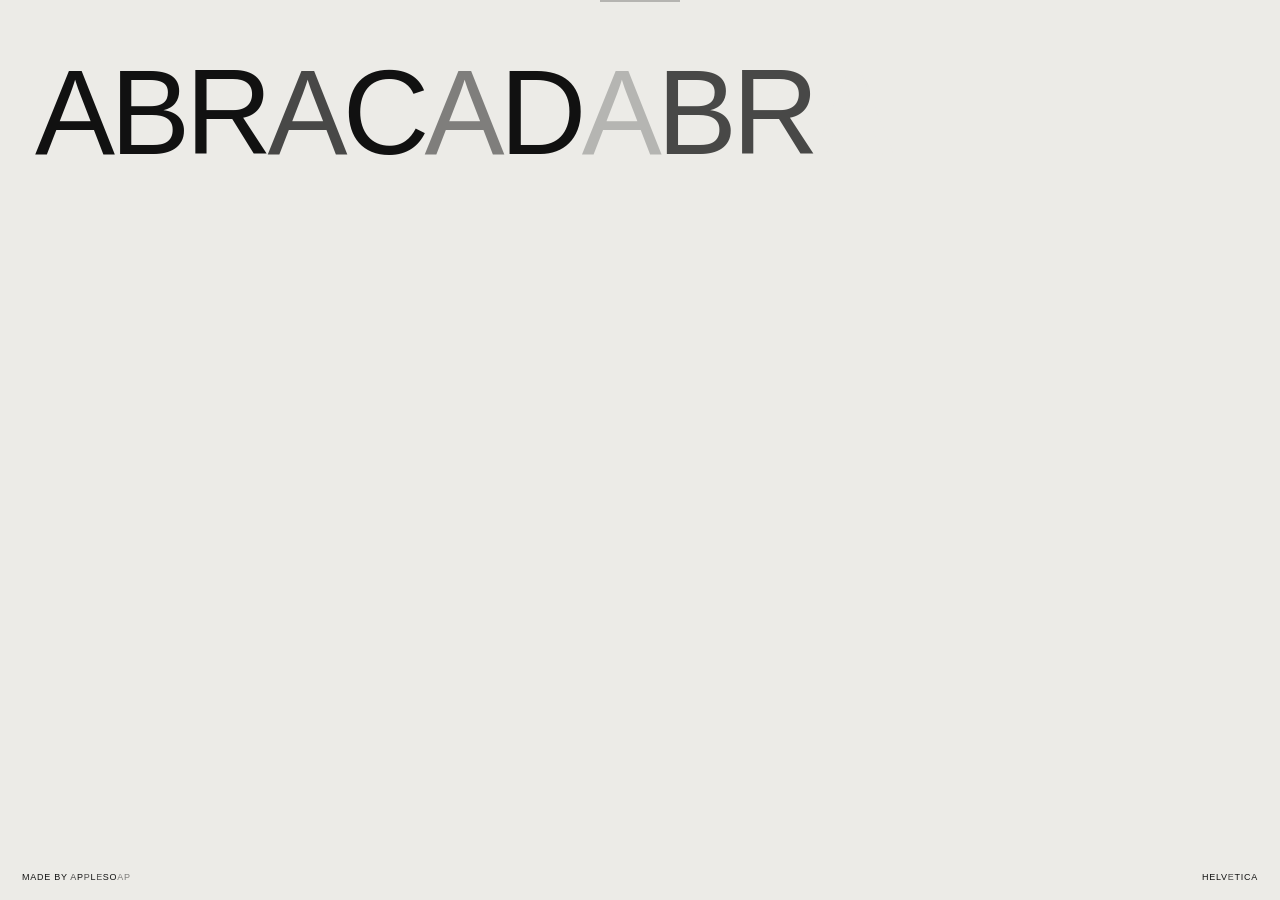
<file: works/abracadabra/index.html>
<!DOCTYPE html>
<html lang="en">

<head>
  <meta charset="UTF-8">

  <meta
    name="viewport"
    content="width=device-width, initial-scale=1.0"
  >

  <title>ABRACADABRA</title>


  <style>

    /* ======================================================
       BASIC
    ====================================================== */

    * {
      box-sizing: border-box;
    }


    :root {

      /*
        사이트 배경

        마지막 fade 단계의 글자는
        정확히 이 색과 같아집니다.
      */

      --bg: #ECEBE7;

      --ink: #111111;

      --font-size: 120px;


      /*
        기본 폰트

        macOS → Helvetica
        없으면 Arial
      */

      --site-font:
        Helvetica,
        Arial,
        sans-serif;

    }


    html,
    body {

      margin: 0;

      width: 100%;
      height: 100%;

      overflow: hidden;

    }


    body {

      background: var(--bg);

      color: var(--ink);

      font-family: var(--site-font);

    }



    /* ======================================================
       TOP HOVER ZONE
    ====================================================== */

    .top-zone {

      position: fixed;

      top: 0;
      left: 0;

      width: 100%;

      height: 110px;

      z-index: 1000;

    }



    /* ======================================================
       TOP INDICATOR
    ====================================================== */

    .hover-line {

      position: absolute;

      top: 0;
      left: 50%;

      transform:
        translateX(-50%);

      width: 80px;
      height: 2px;

      background:
        var(--ink);

      opacity: 0.25;

      transition:
        width 0.3s ease,
        opacity 0.3s ease;

    }


    .top-zone:hover
    .hover-line {

      width: 100%;

      opacity: 0;

    }



    /* ======================================================
       HEADER
    ====================================================== */

    header {

      position: absolute;

      top: 0;
      left: 0;

      width: 100%;
      height: 64px;


      padding:
        0 22px;


      display: flex;

      align-items: center;

      justify-content:
        space-between;


      /*
        배경과 정확히 같은 색
      */

      background:
        var(--bg);


      border-bottom:
        1px solid var(--ink);


      font-family:
        var(--site-font);


      transform:
        translateY(-100%);


      opacity: 0;


      transition:

        transform
        0.35s
        cubic-bezier(
          0.22,
          1,
          0.36,
          1
        ),

        opacity
        0.25s
        ease;

    }


    .top-zone:hover
    header {

      transform:
        translateY(0);

      opacity: 1;

    }



    /* ======================================================
       LOGO
    ====================================================== */

    .logo {

      font-family:
        var(--site-font);

      font-size: 17px;

      font-weight: 500;

      letter-spacing:
        0.08em;

      white-space:
        nowrap;

    }



    /* ======================================================
       CONTROLS
    ====================================================== */

    .controls {

      display: flex;

      align-items: center;

      gap: 22px;

      font-family:
        var(--site-font);

      font-size: 10px;

      letter-spacing:
        0.06em;

    }


    .control {

      display: flex;

      align-items: center;

      gap: 8px;

      font-family:
        var(--site-font);

    }



    /* ======================================================
       SLIDERS
    ====================================================== */

    input[type="range"] {

      appearance: none;

      -webkit-appearance: none;

      width: 90px;

      height: 1px;

      background:
        var(--ink);

      outline: none;

      cursor: pointer;

    }


    input[type="range"]
    ::-webkit-slider-thumb {

      appearance: none;

    }


    input[type="range"]::-webkit-slider-thumb {

      appearance: none;

      -webkit-appearance: none;

      width: 9px;

      height: 9px;

      border-radius: 50%;

      background:
        var(--ink);

      cursor: pointer;

    }


    input[type="range"]::-moz-range-thumb {

      width: 9px;

      height: 9px;

      border: none;

      border-radius: 50%;

      background:
        var(--ink);

      cursor: pointer;

    }



    /* ======================================================
       BUTTONS
    ====================================================== */

    button,
    .font-upload {

      padding:
        7px 11px;

      background:
        transparent;

      border:
        1px solid var(--ink);

      color:
        var(--ink);

      font-family:
        var(--site-font);

      font-size: 9px;

      letter-spacing:
        0.06em;

      cursor: pointer;

      transition:
        background 0.2s ease,
        color 0.2s ease;

    }


    button:hover,
    .font-upload:hover {

      background:
        var(--ink);

    }


    /*
      버튼에 마우스를 올렸을 때는
      글자를 전부 배경색으로 표시
    */

    button:hover span,
    .font-upload:hover span {

      color:
        var(--bg)
        !important;

    }


    #fontInput {

      display: none;

    }



    /* ======================================================
       MAIN
    ====================================================== */

    .tester {

      position: relative;

      width: 100vw;
      height: 100vh;

      overflow: hidden;

    }



    /* ======================================================
       INVISIBLE INPUT
    ====================================================== */

    #inputArea {

      position: absolute;

      inset: 0;

      width: 100%;
      height: 100%;


      padding:
        55px
        35px
        55px
        35px;


      margin: 0;

      resize: none;

      border: none;

      outline: none;

      background:
        transparent;


      /*
        입력 자체는 숨기고
        커서만 표시
      */

      color:
        transparent;

      caret-color:
        var(--ink);


      font-family:
        var(--site-font);


      font-size:
        var(--font-size);


      line-height:
        0.95;


      letter-spacing:
        -0.04em;


      white-space:
        pre-wrap;


      overflow-wrap:
        break-word;


      z-index: 2;

    }



    /* ======================================================
       DISPLAY TEXT
    ====================================================== */

    #displayArea {

      position: absolute;

      inset: 0;


      padding:
        55px
        35px
        55px
        35px;


      font-family:
        var(--site-font);


      font-size:
        var(--font-size);


      line-height:
        0.95;


      letter-spacing:
        -0.04em;


      white-space:
        pre-wrap;


      overflow-wrap:
        break-word;


      pointer-events:
        none;


      z-index: 1;

    }



    .fade-letter {

      /*
        slider 움직일 때
        부드럽게 변화
      */

      transition:
        color 0.18s ease;

    }



    /* ======================================================
       BOTTOM INFO
    ====================================================== */

    .bottom-info {

      position: absolute;

      left: 22px;

      bottom: 18px;

      z-index: 10;

      font-family:
        var(--site-font);

      font-size: 9px;

      letter-spacing:
        0.08em;

      text-transform:
        uppercase;

      pointer-events:
        none;

    }



    #fontName {

      position: absolute;

      right: 22px;

      bottom: 18px;

      z-index: 10;

      font-family:
        var(--site-font);

      font-size: 9px;

      letter-spacing:
        0.08em;

      pointer-events:
        none;

    }



    /* ======================================================
       MOBILE
    ====================================================== */

    @media (
      max-width: 800px
    ) {

      header {

        padding:
          0 12px;

      }


      .controls {

        gap: 10px;

      }


      .control-label {

        display: none;

      }


      input[type="range"] {

        width: 55px;

      }


      button,
      .font-upload {

        padding:
          6px 8px;

      }


      #inputArea,
      #displayArea {

        padding:
          60px
          18px
          50px
          18px;

      }

    }

  </style>

</head>



<body>



  <!-- ====================================================
       TOP UI
  ===================================================== -->

  <div class="top-zone">


    <div
      class="hover-line"
    ></div>



    <header>


      <!-- LOGO -->

      <div
        class="logo fade-ui"
        data-text="ABRACADABRA"
      ></div>



      <div
        class="controls"
      >



        <!-- LOAD FONT -->

        <label
          class="font-upload"
        >

          <span
            class="fade-ui"
            data-text="LOAD FONT"
          ></span>


          <input
            type="file"

            id="fontInput"

            accept="
              .ttf,
              .otf,
              .woff,
              .woff2
            "
          >

        </label>



        <!-- SIZE -->

        <div
          class="control"
        >

          <span
            class="
              control-label
              fade-ui
            "

            data-text="SIZE"
          ></span>


          <input
            type="range"

            id="sizeSlider"

            min="30"

            max="250"

            value="120"
          >


          <span
            id="sizeValue"
          >
            120
          </span>

        </div>



        <!-- FADE -->

        <div
          class="control"
        >

          <span
            class="
              control-label
              fade-ui
            "

            data-text="FADE"
          ></span>


          <input
            type="range"

            id="fadeSlider"

            min="5"

            max="50"

            value="25"
          >


          <span
            id="fadeValue"
          >
            25
          </span>

        </div>



        <!-- CLEAR -->

        <button
          id="clearButton"
        >

          <span
            class="fade-ui"

            data-text="CLEAR"
          ></span>

        </button>


      </div>

    </header>

  </div>



  <!-- ====================================================
       MAIN
  ===================================================== -->

  <main
    class="tester"
  >


    <div
      id="displayArea"
    ></div>



    <textarea
      id="inputArea"

      spellcheck="false"

      autofocus
    >ABRACADABRA</textarea>



    <div
      class="
        bottom-info
        fade-ui
      "

      data-text="MADE BY APPLESOAP"
    ></div>



    <div
      id="fontName"

      data-text="HELVETICA"
    ></div>


  </main>



  <script>


    /* ======================================================
       ELEMENTS
    ====================================================== */

    const inputArea =
      document.querySelector(
        "#inputArea"
      );


    const displayArea =
      document.querySelector(
        "#displayArea"
      );


    const fontInput =
      document.querySelector(
        "#fontInput"
      );


    const fontName =
      document.querySelector(
        "#fontName"
      );


    const sizeSlider =
      document.querySelector(
        "#sizeSlider"
      );


    const sizeValue =
      document.querySelector(
        "#sizeValue"
      );


    const fadeSlider =
      document.querySelector(
        "#fadeSlider"
      );


    const fadeValue =
      document.querySelector(
        "#fadeValue"
      );


    const clearButton =
      document.querySelector(
        "#clearButton"
      );



    /* ======================================================
       HEX → RGB
    ====================================================== */

    function hexToRGB(hex) {


      /*
        #ECEBE7
        →
        { r: 236, g: 235, b: 231 }
      */


      hex =
        hex
          .replace(
            "#",
            ""
          )
          .trim();



      if (
        hex.length === 3
      ) {

        hex =

          hex
            .split("")
            .map(
              char =>
                char + char
            )
            .join("");

      }



      return {

        r:
          parseInt(
            hex.substring(
              0,
              2
            ),
            16
          ),

        g:
          parseInt(
            hex.substring(
              2,
              4
            ),
            16
          ),

        b:
          parseInt(
            hex.substring(
              4,
              6
            ),
            16
          )

      };

    }



    /* ======================================================
       GET CURRENT COLORS
    ====================================================== */

    function getSiteColors() {


      const styles =
        getComputedStyle(
          document.documentElement
        );


      const inkHex =
        styles
          .getPropertyValue(
            "--ink"
          )
          .trim();


      const bgHex =
        styles
          .getPropertyValue(
            "--bg"
          )
          .trim();



      return {

        ink:
          hexToRGB(
            inkHex
          ),

        bg:
          hexToRGB(
            bgHex
          )

      };

    }



    /* ======================================================
       MIX COLORS
    ====================================================== */

    /*
      amount:

      0   → 완전 검정
      0.5 → 검정과 배경 중간
      1   → 배경과 완전히 동일
    */

    function mixColor(
      start,
      end,
      amount
    ) {


      const r =
        Math.round(

          start.r
          +
          (
            end.r
            -
            start.r
          )
          *
          amount

        );


      const g =
        Math.round(

          start.g
          +
          (
            end.g
            -
            start.g
          )
          *
          amount

        );


      const b =
        Math.round(

          start.b
          +
          (
            end.b
            -
            start.b
          )
          *
          amount

        );


      return (
        `rgb(${r}, ${g}, ${b})`
      );

    }



    /* ======================================================
       FADED TEXT
    ====================================================== */

    function createFadedText(
      element,
      text
    ) {


      element.innerHTML =
        "";


      /*
        각 글자의 등장 횟수
      */

      const letterCount =
        {};


      /*
        FADE slider

        예:

        25

        →

        반복될 때마다
        배경 방향으로 25%
      */

      const fadeAmount =

        Number(
          fadeSlider.value
        )
        /
        100;



      const colors =
        getSiteColors();



      Array
        .from(text)
        .forEach(

          character => {


            /* ---------------------
               LINE BREAK
            --------------------- */

            if (
              character === "\n"
            ) {

              element.appendChild(

                document
                  .createTextNode(
                    "\n"
                  )

              );

              return;

            }



            /* ---------------------
               SPACE
            --------------------- */

            if (
              character === " "
            ) {

              element.appendChild(

                document
                  .createTextNode(
                    " "
                  )

              );

              return;

            }



            /* ---------------------
               CASE SENSITIVE

               A ≠ a
            --------------------- */

            const key =
              character;



            if (
              letterCount[key]
              === undefined
            ) {

              letterCount[key] =
                0;

            }



            const occurrence =
              letterCount[key];



            /* ---------------------
               FADE PROGRESS

               FADE 25 기준

               1st → 0
               2nd → .25
               3rd → .50
               4th → .75
               5th → 1
            --------------------- */

            const progress =

              Math.min(

                occurrence
                *
                fadeAmount,

                1

              );



            const color =
              mixColor(

                colors.ink,

                colors.bg,

                progress

              );



            /* ---------------------
               CREATE LETTER
            --------------------- */

            const span =

              document
                .createElement(
                  "span"
                );


            span.className =
              "fade-letter";


            span.textContent =
              character;


            span.style.color =
              color;



            element.appendChild(
              span
            );



            letterCount[key]++;

          }

        );

    }



    /* ======================================================
       MAIN TEXT
    ====================================================== */

    function renderMainText() {


      createFadedText(

        displayArea,

        inputArea.value

      );

    }



    /* ======================================================
       UI TEXT
    ====================================================== */

    function renderUI() {


      const elements =

        document.querySelectorAll(
          "[data-text]"
        );



      elements.forEach(

        element => {


          createFadedText(

            element,

            element.dataset.text

          );

        }

      );

    }



    /* ======================================================
       EVERYTHING
    ====================================================== */

    function renderEverything() {


      renderMainText();

      renderUI();

    }



    /* ======================================================
       INPUT
    ====================================================== */

    inputArea
      .addEventListener(

        "input",

        renderMainText

      );



    /* ======================================================
       FONT SIZE
    ====================================================== */

    sizeSlider
      .addEventListener(

        "input",

        () => {


          const size =
            sizeSlider.value;


          document
            .documentElement
            .style
            .setProperty(

              "--font-size",

              `${size}px`

            );


          sizeValue.textContent =
            size;

        }

      );



    /* ======================================================
       FADE CONTROL
    ====================================================== */

    fadeSlider
      .addEventListener(

        "input",

        () => {


          fadeValue.textContent =
            fadeSlider.value;


          /*
            메인 + 로고 + 메뉴 +
            폰트 이름 전부 변경
          */

          renderEverything();

        }

      );



    /* ======================================================
       CLEAR
    ====================================================== */

    clearButton
      .addEventListener(

        "click",

        () => {


          inputArea.value =
            "";


          renderMainText();


          inputArea.focus();

        }

      );



    /* ======================================================
       FONT UPLOAD
    ====================================================== */

    fontInput
      .addEventListener(

        "change",

        async event => {


          const file =
            event
              .target
              .files[0];


          if (!file) {

            return;

          }



          const fontURL =
            URL.createObjectURL(
              file
            );



          const customFont =
            new FontFace(

              "CustomSiteFont",

              `url(${fontURL})`

            );



          try {


            await customFont.load();


            document.fonts.add(
              customFont
            );



            /*
              전체 사이트 폰트 변경
            */

            document
              .documentElement
              .style
              .setProperty(

                "--site-font",

                "'CustomSiteFont'"

              );



            /*
              확장자 제거
            */

            const cleanFontName =

              file.name.replace(

                /\.[^/.]+$/,

                ""

              );



            fontName.dataset.text =
              cleanFontName;



            renderEverything();


            inputArea.focus();


          }


          catch (error) {


            console.error(
              error
            );


            alert(
              "폰트 파일을 불러오지 못했습니다."
            );

          }

        }

      );



    /* ======================================================
       SCROLL SYNC
    ====================================================== */

    inputArea
      .addEventListener(

        "scroll",

        () => {


          displayArea
            .style
            .transform =

            `translate(
              ${-inputArea.scrollLeft}px,
              ${-inputArea.scrollTop}px
            )`;

        }

      );



    /* ======================================================
       INITIALIZE
    ====================================================== */

    renderEverything();


    inputArea.focus();


    inputArea
      .setSelectionRange(

        inputArea.value.length,

        inputArea.value.length

      );


  </script>

</body>

</html>
</file>
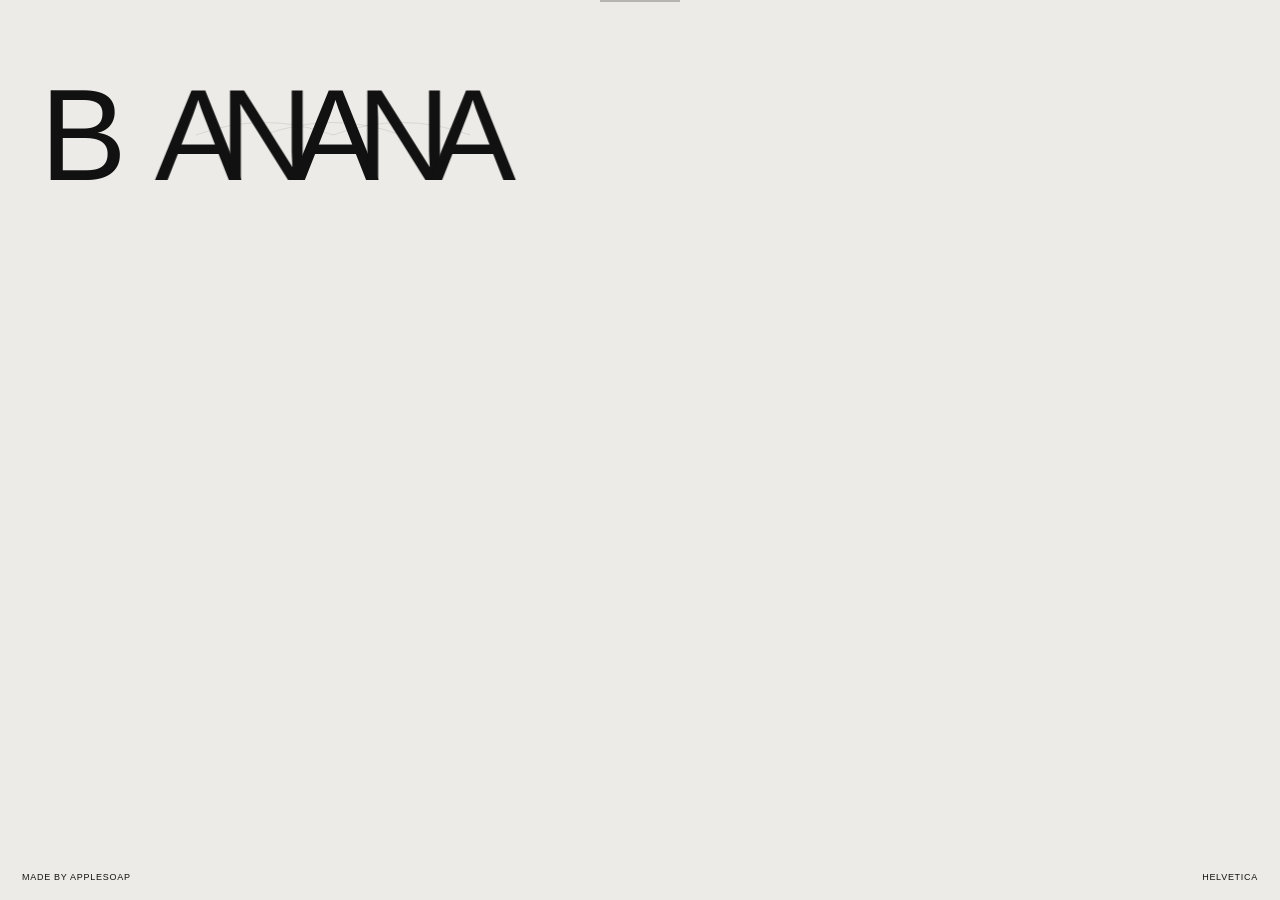
<file: works/banana/index.html>
<!DOCTYPE html>
<html lang="ko">

<head>
  <meta charset="UTF-8">

  <meta
    name="viewport"
    content="width=device-width, initial-scale=1.0"
  >

  <title>BANANA</title>


  <style>

    /* ==================================================
       BASIC
    ================================================== */

    * {
      box-sizing: border-box;
    }

    :root {

      --bg: #ecebe7;
      --ink: #111111;

      --font-size: 130px;

      --site-font:
        Helvetica,
        "Apple SD Gothic Neo",
        "Noto Sans KR",
        Arial,
        sans-serif;

    }


    html,
    body {

      margin: 0;

      width: 100%;
      height: 100%;

      overflow: hidden;

    }


    body {

      background: var(--bg);

      color: var(--ink);

      font-family: var(--site-font);

    }



    /* ==================================================
       TOP HOVER AREA
    ================================================== */

    .top-zone {

      position: fixed;

      top: 0;
      left: 0;

      width: 100%;
      height: 110px;

      z-index: 100;

    }



    .hover-line {

      position: absolute;

      top: 0;
      left: 50%;

      transform:
        translateX(-50%);

      width: 80px;
      height: 2px;

      background:
        var(--ink);

      opacity: 0.25;

      transition:
        width 0.3s ease,
        opacity 0.3s ease;

    }



    .top-zone:hover
    .hover-line {

      width: 100%;

      opacity: 0;

    }



    /* ==================================================
       HEADER
    ================================================== */

    header {

      position: absolute;

      top: 0;
      left: 0;

      width: 100%;
      height: 64px;

      padding:
        0 22px;

      display: flex;

      align-items: center;

      justify-content:
        space-between;

      background:
        var(--bg);

      border-bottom:
        1px solid var(--ink);

      font-family:
        var(--site-font);

      transform:
        translateY(-100%);

      opacity: 0;

      transition:

        transform
        0.35s
        cubic-bezier(
          0.22,
          1,
          0.36,
          1
        ),

        opacity
        0.25s ease;

    }



    .top-zone:hover
    header {

      transform:
        translateY(0);

      opacity: 1;

    }



    /* ==================================================
       LOGO
    ================================================== */

    .logo {

      font-family:
        var(--site-font);

      font-size: 15px;

      font-weight: 500;

      letter-spacing:
        0.1em;

    }



    /* ==================================================
       CONTROLS
    ================================================== */

    .controls {

      display: flex;

      align-items: center;

      gap: 22px;

      font-family:
        var(--site-font);

      font-size: 10px;

      letter-spacing:
        0.06em;

    }



    .control {

      display: flex;

      align-items: center;

      gap: 8px;

    }



    /* ==================================================
       RANGE
    ================================================== */

    input[type="range"] {

      appearance: none;

      -webkit-appearance: none;

      width: 90px;
      height: 1px;

      background:
        var(--ink);

      outline: none;

      cursor: pointer;

    }



    input[type="range"]::-webkit-slider-thumb {

      appearance: none;

      -webkit-appearance: none;

      width: 9px;
      height: 9px;

      border-radius: 50%;

      background:
        var(--ink);

      cursor: pointer;

    }



    input[type="range"]::-moz-range-thumb {

      width: 9px;
      height: 9px;

      border: none;

      border-radius: 50%;

      background:
        var(--ink);

      cursor: pointer;

    }



    /* ==================================================
       BUTTONS
    ================================================== */

    button,
    .font-upload {

      padding:
        7px 11px;

      border:
        1px solid var(--ink);

      background:
        transparent;

      color:
        var(--ink);

      font-family:
        var(--site-font);

      font-size: 9px;

      letter-spacing:
        0.06em;

      cursor: pointer;

      transition:
        background 0.2s ease,
        color 0.2s ease;

    }



    button:hover,
    .font-upload:hover {

      background:
        var(--ink);

      color:
        var(--bg);

    }



    #fontInput {

      display: none;

    }



    /* ==================================================
       MAIN
    ================================================== */

    .tester {

      position: relative;

      width: 100vw;
      height: 100vh;

      overflow: hidden;

    }



    /* ==================================================
       MAGNET FIELD
    ================================================== */

    #field {

      position: absolute;

      top: 0;
      left: 0;

      width: 100%;
      height: 100%;

      pointer-events: none;

      z-index: 0;

    }



    .magnet-line {

      stroke:
        var(--ink);

      stroke-width: 1;

      fill: none;

      vector-effect:
        non-scaling-stroke;

    }



    /* ==================================================
       DISPLAY AREA
    ================================================== */

    #displayArea {

      position: absolute;

      inset: 0;

      padding:
        70px
        40px
        60px
        40px;

      font-family:
        var(--site-font);

      font-size:
        var(--font-size);

      line-height:
        1;

      letter-spacing:
        -0.04em;

      white-space:
        pre-wrap;

      overflow-wrap:
        anywhere;

      word-break:
        break-word;

      pointer-events:
        none;

      z-index: 1;

    }



    /* ==================================================
       INDIVIDUAL GLYPH
    ================================================== */

    .glyph {

      position: relative;

      display:
        inline-block;


      /*
        기존보다 조금 빠르게 바꿨습니다.

        타이핑 중에도 글자가
        쫀득하게 따라오는 느낌.
      */

      transition:

        transform
        0.18s
        cubic-bezier(
          0.22,
          1,
          0.36,
          1
        );


      will-change:
        transform;

    }



    /* ==================================================
       REAL TEXTAREA
    ================================================== */

    #inputArea {

      position: absolute;

      inset: 0;

      width: 100%;
      height: 100%;

      padding:
        70px
        40px
        60px
        40px;

      margin: 0;

      resize: none;

      border: none;
      outline: none;

      background:
        transparent;


      /*
        실제 textarea 텍스트는 숨김.
        displayArea에서 보여줍니다.
      */

      color:
        transparent;


      caret-color:
        var(--ink);


      font-family:
        var(--site-font);


      font-size:
        var(--font-size);


      line-height:
        1;


      letter-spacing:
        -0.04em;


      white-space:
        pre-wrap;


      overflow-wrap:
        anywhere;


      word-break:
        break-word;


      z-index: 2;

    }



    /*
      Safari / Chrome에서
      한글 IME 조합 영역 자체가
      이상하게 색칠되지 않도록
    */

    #inputArea::selection {

      background:
        rgba(
          0,
          0,
          0,
          0.12
        );

    }



    /* ==================================================
       FOOTER
    ================================================== */

    .credit {

      position: absolute;

      left: 22px;
      bottom: 18px;

      z-index: 10;

      font-family:
        var(--site-font);

      font-size: 9px;

      letter-spacing:
        0.08em;

      pointer-events: none;

    }



    #fontName {

      position: absolute;

      right: 22px;
      bottom: 18px;

      z-index: 10;

      font-family:
        var(--site-font);

      font-size: 9px;

      letter-spacing:
        0.08em;

      pointer-events: none;

    }



    /* ==================================================
       MOBILE
    ================================================== */

    @media (
      max-width: 800px
    ) {

      header {

        padding:
          0 12px;

      }


      .controls {

        gap: 10px;

      }


      .control-label {

        display: none;

      }


      input[type="range"] {

        width: 55px;

      }


      #inputArea,
      #displayArea {

        padding:
          65px
          18px
          50px
          18px;

      }

    }

  </style>

</head>



<body>



  <!-- ==================================================
       TOP
  =================================================== -->

  <div class="top-zone">


    <div
      class="hover-line"
    ></div>



    <header>


      <div class="logo">
        BANANA
      </div>



      <div class="controls">


        <!-- FONT -->

        <label
          class="font-upload"
        >

          LOAD FONT

          <input
            id="fontInput"

            type="file"

            accept="
              .ttf,
              .otf,
              .woff,
              .woff2
            "
          >

        </label>



        <!-- SIZE -->

        <div class="control">

          <span
            class="control-label"
          >
            SIZE
          </span>


          <input
            id="sizeSlider"

            type="range"

            min="30"

            max="250"

            value="130"
          >


          <span
            id="sizeValue"
          >
            130
          </span>

        </div>



        <!-- MAGNET -->

        <div class="control">

          <span
            class="control-label"
          >
            MAGNET
          </span>


          <input
            id="magnetSlider"

            type="range"

            min="0"

            max="100"

            value="55"
          >


          <span
            id="magnetValue"
          >
            55
          </span>

        </div>



        <!-- CLEAR -->

        <button
          id="clearButton"
        >
          CLEAR
        </button>


      </div>

    </header>

  </div>



  <!-- ==================================================
       MAIN
  =================================================== -->

  <main class="tester">


    <svg
      id="field"
    ></svg>



    <div
      id="displayArea"
    ></div>



    <textarea
      id="inputArea"

      spellcheck="false"

      autofocus
    >BANANA</textarea>



    <div class="credit">
      MADE BY APPLESOAP
    </div>



    <div id="fontName">
      HELVETICA
    </div>


  </main>



  <script>


    /* ==================================================
       ELEMENTS
    ================================================== */

    const inputArea =
      document.querySelector(
        "#inputArea"
      );


    const displayArea =
      document.querySelector(
        "#displayArea"
      );


    const field =
      document.querySelector(
        "#field"
      );


    const sizeSlider =
      document.querySelector(
        "#sizeSlider"
      );


    const sizeValue =
      document.querySelector(
        "#sizeValue"
      );


    const magnetSlider =
      document.querySelector(
        "#magnetSlider"
      );


    const magnetValue =
      document.querySelector(
        "#magnetValue"
      );


    const fontInput =
      document.querySelector(
        "#fontInput"
      );


    const fontName =
      document.querySelector(
        "#fontName"
      );


    const clearButton =
      document.querySelector(
        "#clearButton"
      );



    /* ==================================================
       ANIMATION FRAME CONTROL
    ================================================== */

    /*
      한글을 빠르게 입력하면

      compositionupdate
      input
      compositionupdate
      input...

      이벤트가 엄청 많이 발생합니다.

      매 이벤트마다 magnet 계산을 하면
      버벅일 수 있으므로

      브라우저 화면 갱신 주기마다
      최대 한 번만 계산합니다.
    */

    let renderFrame =
      null;



    function scheduleRender() {


      /*
        이미 이번 프레임에
        렌더 예약이 있다면
        취소하고 최신 것으로 갱신
      */

      if (
        renderFrame !== null
      ) {

        cancelAnimationFrame(
          renderFrame
        );

      }



      renderFrame =
        requestAnimationFrame(

          () => {


            renderFrame =
              null;


            renderText();

          }

        );

    }



    /* ==================================================
       UTILITY
    ================================================== */

    function clamp(
      value,
      min,
      max
    ) {

      return Math.max(

        min,

        Math.min(
          value,
          max
        )

      );

    }



    /* ==================================================
       NORMALIZE CHARACTER
    ================================================== */

    function normalizeCharacter(
      character
    ) {


      /*
        비교할 때만 NFC 사용.

        화면에 보여주는 실제 문자열은
        건드리지 않습니다.

        따라서 한글 IME 조합 중인
        글자도 자연스럽게 화면에 표시됩니다.
      */

      return character.normalize(
        "NFC"
      );

    }



    /* ==================================================
       RENDER
    ================================================== */

    function renderText() {


      displayArea.innerHTML =
        "";


      field.innerHTML =
        "";



      /*
        중요:

        inputArea.value를 그대로 사용합니다.

        전체 문장을 먼저 normalize 하지 않습니다.

        한글 조합 중간 상태가
        즉시 보이도록 하기 위함입니다.
      */

      const text =
        inputArea.value;



      Array
        .from(text)
        .forEach(

          character => {


            /* --------------------------
               LINE BREAK
            -------------------------- */

            if (
              character === "\n"
            ) {

              displayArea.appendChild(

                document.createElement(
                  "br"
                )

              );

              return;

            }



            /* --------------------------
               GLYPH
            -------------------------- */

            const span =

              document.createElement(
                "span"
              );


            span.className =
              "glyph";


            /*
              비교용 key
            */

            span.dataset.char =

              normalizeCharacter(
                character
              );



            /* --------------------------
               SPACE
            -------------------------- */

            if (
              character === " "
            ) {

              span.innerHTML =
                "&nbsp;";

            }

            else {


              /*
                화면에는 실제 입력 중인
                문자 그대로 표시합니다.
              */

              span.textContent =
                character;

            }



            displayArea.appendChild(
              span
            );

          }

        );



      /*
        글자 위치 계산이 끝난
        다음 프레임에서 magnet 계산.
      */

      requestAnimationFrame(
        applyMagnet
      );

    }



    /* ==================================================
       MAGNET
    ================================================== */

    function applyMagnet() {


      const glyphs =

        Array.from(

          document.querySelectorAll(
            ".glyph"
          )

        );



      const groups =
        {};



      glyphs.forEach(

        glyph => {


          const character =
            glyph.dataset.char;



          /*
            공백 제외
          */

          if (
            character === " "
          ) {

            glyph.style.transform =
              "translate(0px, 0px)";

            return;

          }



          /*
            같은 글자끼리 그룹
          */

          if (
            !groups[character]
          ) {

            groups[character] =
              [];

          }



          groups[character]
            .push(
              glyph
            );

        }

      );



      const strength =

        Number(
          magnetSlider.value
        )
        /
        100;



      field.innerHTML =
        "";



      Object
        .values(groups)
        .forEach(

          group => {


            /*
              하나밖에 없으면
              이동 X
            */

            if (
              group.length < 2
            ) {

              group[0]
                .style
                .transform =
                "translate(0px, 0px)";

              return;

            }



            /* ------------------------------------------
               POSITIONS
            ------------------------------------------ */

            const positions =

              group.map(

                glyph => ({

                  element:
                    glyph,

                  x:
                    glyph.offsetLeft
                    +
                    glyph.offsetWidth
                    /
                    2,

                  y:
                    glyph.offsetTop
                    +
                    glyph.offsetHeight
                    /
                    2

                })

              );



            /* ------------------------------------------
               CENTER
            ------------------------------------------ */

            const centerX =

              positions.reduce(

                (
                  sum,
                  item
                ) =>

                  sum
                  +
                  item.x,

                0

              )

              /

              positions.length;



            const centerY =

              positions.reduce(

                (
                  sum,
                  item
                ) =>

                  sum
                  +
                  item.y,

                0

              )

              /

              positions.length;



            const finalPositions =
              [];



            /* ------------------------------------------
               MOVE
            ------------------------------------------ */

            positions.forEach(

              item => {


                const differenceX =

                  centerX
                  -
                  item.x;



                const differenceY =

                  centerY
                  -
                  item.y;



                const moveX =

                  clamp(

                    differenceX
                    *
                    strength
                    *
                    0.35,

                    -180,

                    180

                  );



                const moveY =

                  clamp(

                    differenceY
                    *
                    strength
                    *
                    0.20,

                    -70,

                    70

                  );



                item
                  .element
                  .style
                  .transform =

                  `translate(
                    ${moveX}px,
                    ${moveY}px
                  )`;



                finalPositions.push({

                  x:
                    item.x
                    +
                    moveX,

                  y:
                    item.y
                    +
                    moveY

                });

              }

            );



            /* ------------------------------------------
               CONNECT
            ------------------------------------------ */

            for (

              let i = 0;

              i <
              finalPositions.length - 1;

              i++

            ) {


              drawConnection(

                finalPositions[i],

                finalPositions[i + 1],

                strength

              );

            }

          }

        );

    }



    /* ==================================================
       CONNECTION LINE
    ================================================== */

    function drawConnection(
      start,
      end,
      strength
    ) {


      const path =

        document.createElementNS(

          "http://www.w3.org/2000/svg",

          "path"

        );



      const middleX =

        (
          start.x
          +
          end.x
        )
        /
        2;



      const middleY =

        Math.min(
          start.y,
          end.y
        )
        -
        25;



      const pathData =

        `M ${start.x} ${start.y}
         Q ${middleX} ${middleY}
         ${end.x} ${end.y}`;



      path.setAttribute(
        "d",
        pathData
      );


      path.setAttribute(
        "class",
        "magnet-line"
      );


      path.style.opacity =

        0.03
        +
        strength
        *
        0.12;



      field.appendChild(
        path
      );

    }



    /* ==================================================
       NORMAL INPUT
    ================================================== */

    /*
      이제 한글 조합 중이든 아니든
      항상 렌더링합니다.
    */

    inputArea
      .addEventListener(

        "input",

        scheduleRender

      );



    /* ==================================================
       KOREAN IME START
    ================================================== */

    inputArea
      .addEventListener(

        "compositionstart",

        () => {


          /*
            바로 그려줌.
          */

          scheduleRender();

        }

      );



    /* ==================================================
       KOREAN IME UPDATE
    ================================================== */

    inputArea
      .addEventListener(

        "compositionupdate",

        () => {


          /*
            핵심.

            ㅎ
            하
            한

            처럼 글자가 변할 때마다
            화면 + magnet 갱신.
          */

          scheduleRender();

        }

      );



    /* ==================================================
       KOREAN IME END
    ================================================== */

    inputArea
      .addEventListener(

        "compositionend",

        () => {


          /*
            최종 확정된 글자로
            한 번 더 갱신.
          */

          scheduleRender();

        }

      );



    /* ==================================================
       SIZE
    ================================================== */

    sizeSlider
      .addEventListener(

        "input",

        () => {


          const size =
            sizeSlider.value;


          sizeValue.textContent =
            size;



          document
            .documentElement
            .style
            .setProperty(

              "--font-size",

              `${size}px`

            );



          scheduleRender();

        }

      );



    /* ==================================================
       MAGNET STRENGTH
    ================================================== */

    magnetSlider
      .addEventListener(

        "input",

        () => {


          magnetValue.textContent =
            magnetSlider.value;



          /*
            글자 자체를 다시 만들 필요 없이
            자석만 다시 계산.
          */

          requestAnimationFrame(
            applyMagnet
          );

        }

      );



    /* ==================================================
       CLEAR
    ================================================== */

    clearButton
      .addEventListener(

        "click",

        () => {


          inputArea.value =
            "";


          scheduleRender();


          inputArea.focus();

        }

      );



    /* ==================================================
       FONT LOAD
    ================================================== */

    fontInput
      .addEventListener(

        "change",

        async event => {


          const file =

            event
              .target
              .files[0];


          if (
            !file
          ) {

            return;

          }



          const fontURL =

            URL.createObjectURL(
              file
            );



          const customFont =

            new FontFace(

              "CustomLetterMagnetFont",

              `url(${fontURL})`

            );



          try {


            await customFont.load();



            document.fonts.add(
              customFont
            );



            document
              .documentElement
              .style
              .setProperty(

                "--site-font",

                `
                'CustomLetterMagnetFont',
                'Apple SD Gothic Neo',
                'Noto Sans KR',
                Arial,
                sans-serif
                `

              );



            const cleanName =

              file.name.replace(

                /\.[^/.]+$/,

                ""

              );



            fontName.textContent =
              cleanName;



            scheduleRender();


            inputArea.focus();


          }


          catch (
            error
          ) {


            console.error(
              error
            );


            alert(
              "폰트 파일을 불러오지 못했습니다."
            );

          }

        }

      );



    /* ==================================================
       WINDOW RESIZE
    ================================================== */

    window
      .addEventListener(

        "resize",

        scheduleRender

      );



    /* ==================================================
       SCROLL
    ================================================== */

    inputArea
      .addEventListener(

        "scroll",

        () => {


          displayArea
            .style
            .transform =

            `translate(
              ${-inputArea.scrollLeft}px,
              ${-inputArea.scrollTop}px
            )`;



          field
            .style
            .transform =

            `translate(
              ${-inputArea.scrollLeft}px,
              ${-inputArea.scrollTop}px
            )`;

        }

      );



    /* ==================================================
       START
    ================================================== */

    scheduleRender();


    inputArea.focus();


    inputArea
      .setSelectionRange(

        inputArea.value.length,

        inputArea.value.length

      );


  </script>

</body>

</html>
</file>
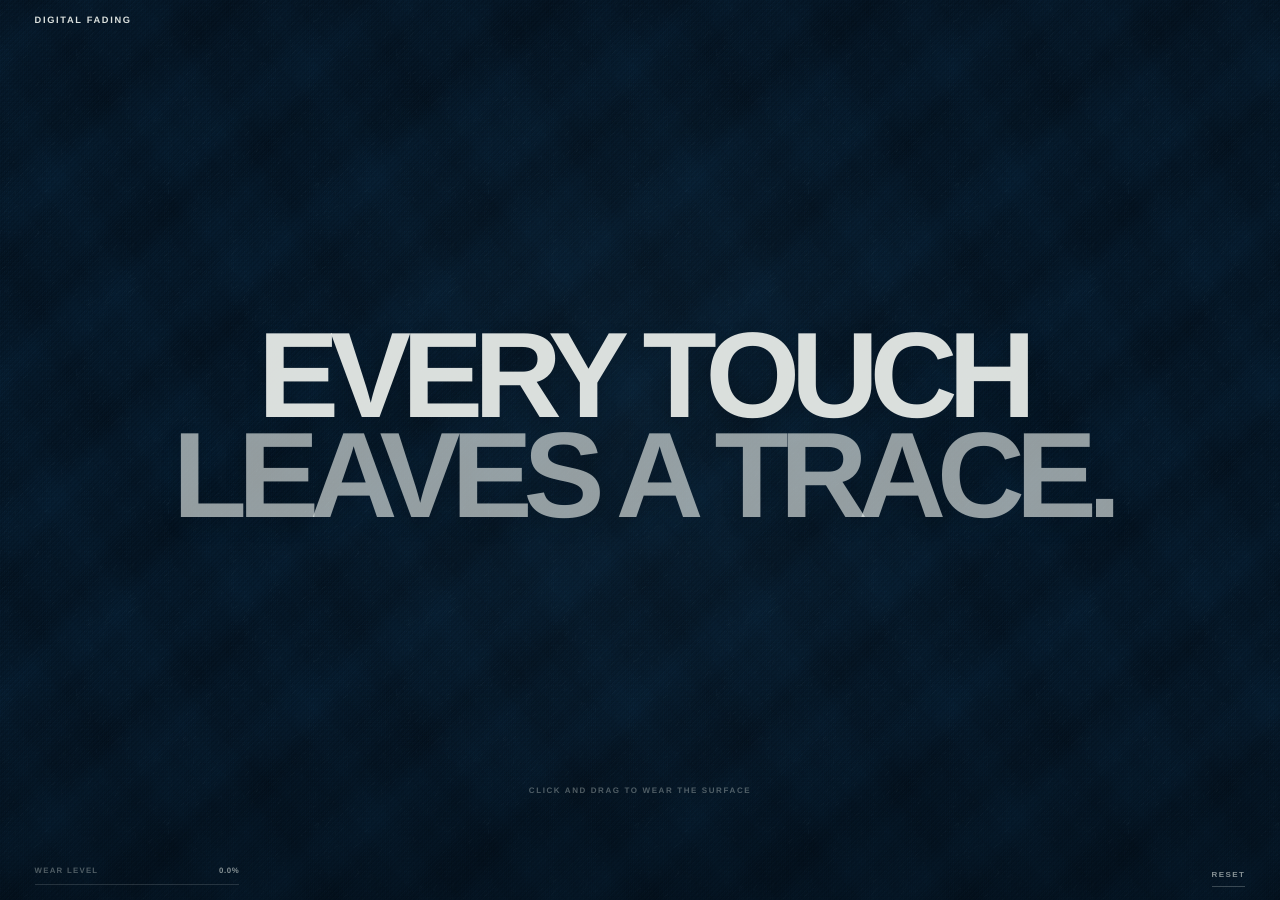
<file: works/digital-fading/index.html>
<!doctype html>
<html lang="en">
  <head>
    <meta charset="UTF-8" />
    <meta name="viewport" content="width=device-width, initial-scale=1, viewport-fit=cover" />
    <meta
      name="description"
      content="Digital Fading is an interactive denim surface that records touch, friction, and time as accumulated wear."
    />
    <meta name="theme-color" content="#061827" />
    <meta name="color-scheme" content="dark" />
    <title>DIGITAL FADING — Every Touch Leaves a Trace</title>
    <link rel="icon" href="favicon.svg" type="image/svg+xml" />
    <link rel="stylesheet" href="style.css" />
    <script src="script.js" defer></script>
  </head>
  <body>
    <canvas id="wear-canvas" aria-hidden="true"></canvas>

    <main id="surface" class="surface" aria-labelledby="hero-title">
      <header class="brand">DIGITAL FADING</header>

      <section class="hero">
        <h1 id="hero-title" class="display-title">
          <span>EVERY TOUCH</span>
          <span>LEAVES A TRACE.</span>
        </h1>
      </section>

      <p id="interaction-instruction" class="interaction-instruction">
        CLICK AND DRAG TO WEAR THE SURFACE
      </p>

      <div class="wear-meter" aria-label="Accumulated wear level">
        <div class="wear-meter__label">
          <span>WEAR LEVEL</span>
          <output id="stat-fading" aria-live="polite">0.0%</output>
        </div>
        <span class="wear-meter__track" aria-hidden="true">
          <i id="wear-meter-fill"></i>
        </span>
      </div>
    </main>

    <button id="reset-button" class="reset-button" type="button">RESET</button>

    <dialog id="reset-dialog" class="reset-dialog" aria-labelledby="reset-title">
      <div class="reset-dialog__inner">
        <p class="dialog-kicker">ERASE LOCAL MEMORY</p>
        <h2 id="reset-title">Return this surface to raw indigo?</h2>
        <p>This removes the wear stored in this browser.</p>
        <div class="reset-dialog__actions">
          <button id="cancel-reset" class="dialog-button dialog-button--quiet" type="button">KEEP TRACE</button>
          <button id="confirm-reset" class="dialog-button dialog-button--danger" type="button">RESET</button>
        </div>
      </div>
    </dialog>

    <noscript>
      <div class="noscript-message">
        DIGITAL FADING needs JavaScript to record and render the wear created by your interactions.
      </div>
    </noscript>
  </body>
</html>
</file>
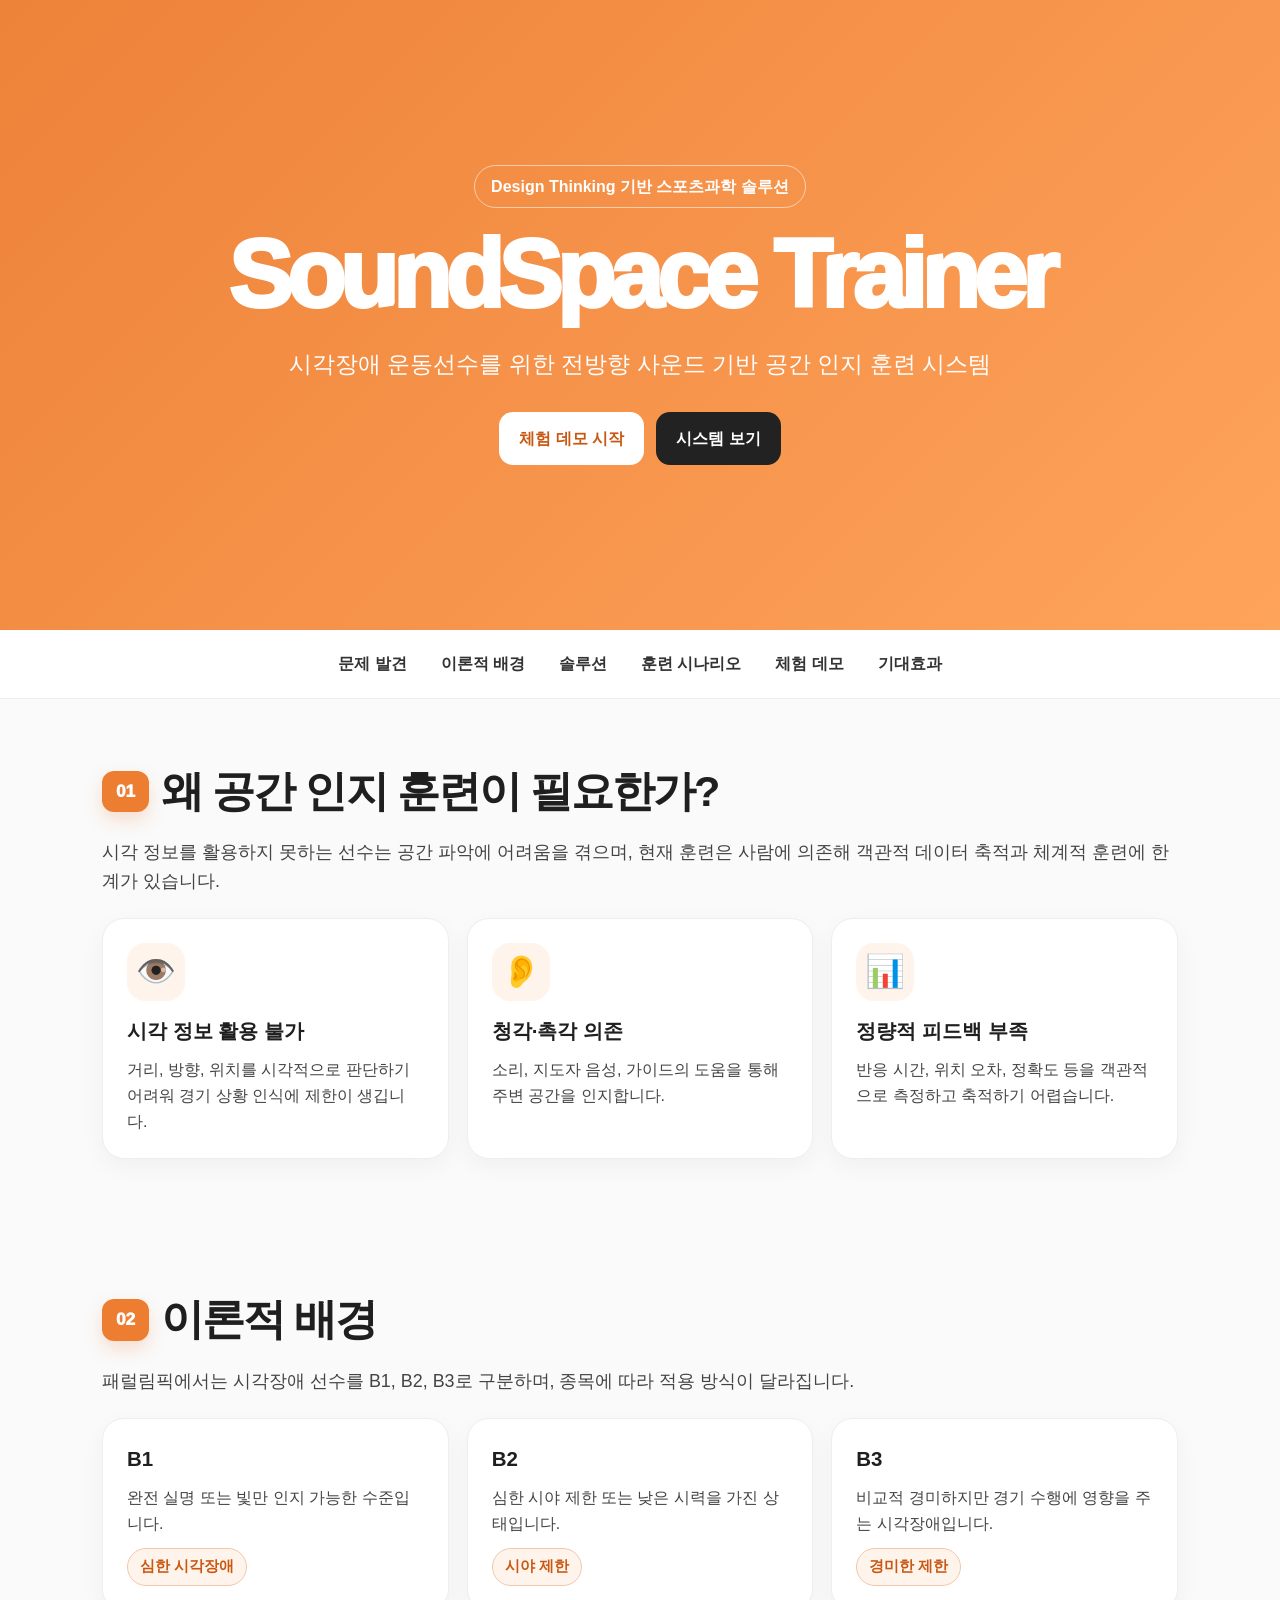
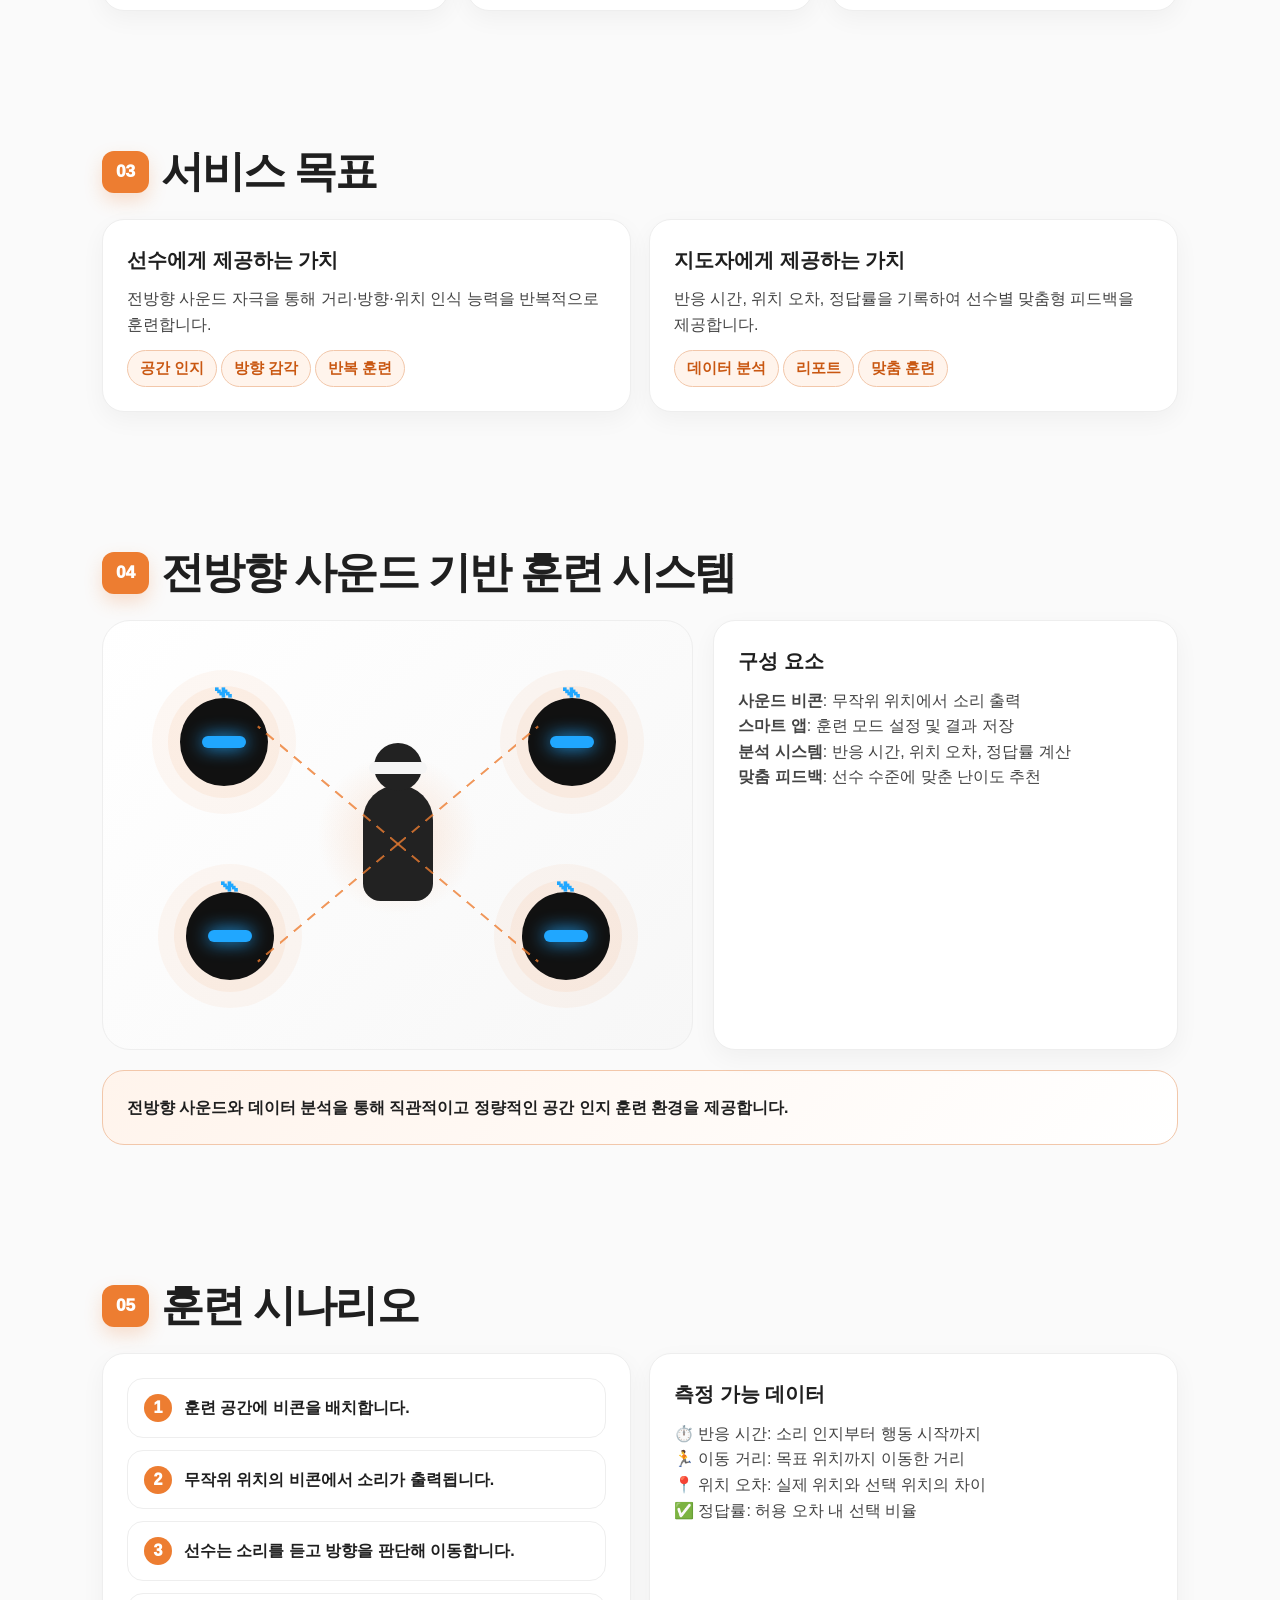
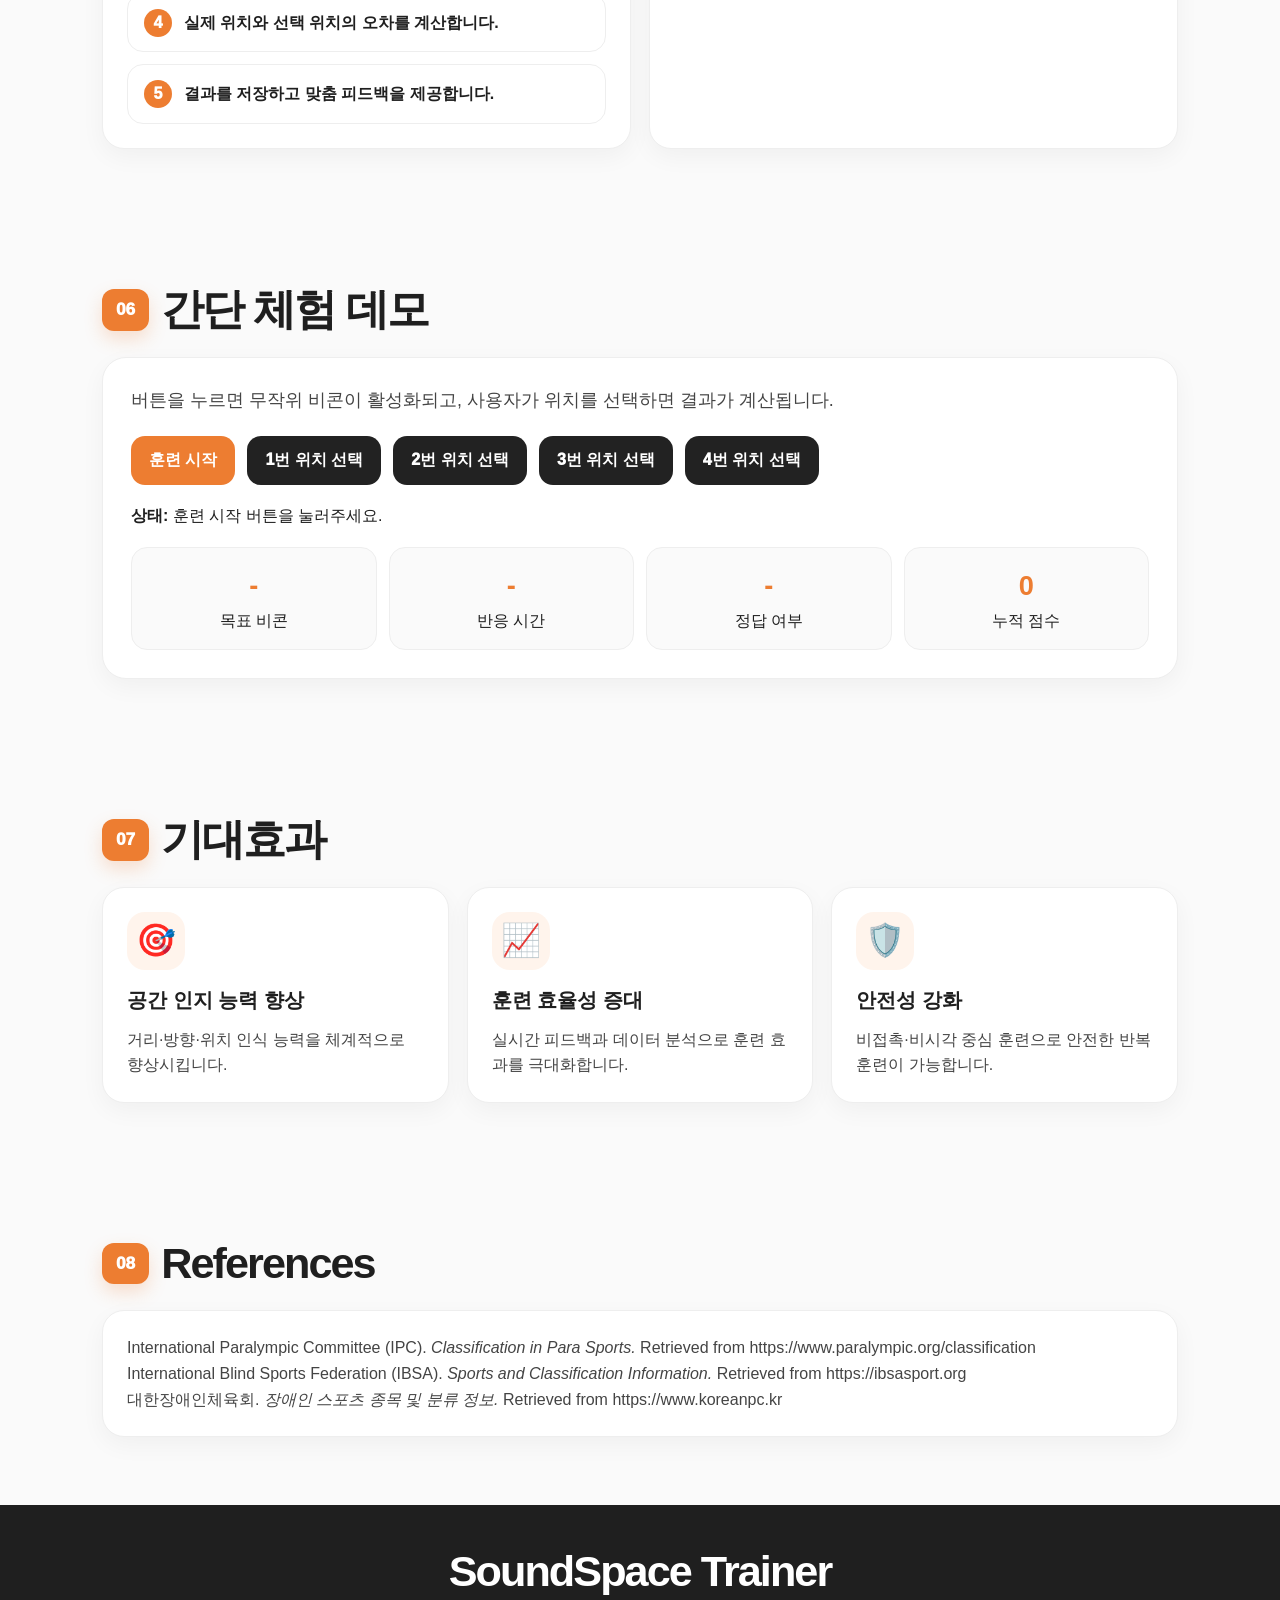
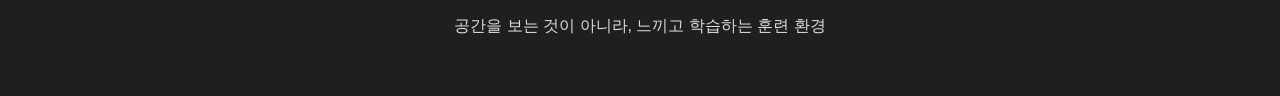
<file: works/soundspace-trainer/index.html>
<!DOCTYPE html>
<html lang="ko">
<head>
  <meta charset="UTF-8" />
  <meta name="viewport" content="width=device-width, initial-scale=1.0" />
  <title>SoundSpace Trainer</title>
  <style>
    :root{--orange:#ED7D31;--dark:#1f1f1f;--light:#fff4ec;--line:#f2c7aa;--bg:#fafafa}
    *{box-sizing:border-box}
    html{scroll-behavior:smooth}
    body{margin:0;font-family:-apple-system,BlinkMacSystemFont,"Segoe UI","Noto Sans KR",Arial,sans-serif;background:var(--bg);color:var(--dark);line-height:1.6}
    header{min-height:70vh;background:linear-gradient(135deg,rgba(237,125,49,.96),rgba(255,154,74,.9));color:white;display:flex;align-items:center;justify-content:center;text-align:center;padding:70px 22px}
    .hero{max-width:980px}.badge{display:inline-block;border:1px solid rgba(255,255,255,.55);border-radius:999px;padding:8px 16px;font-weight:800;margin-bottom:18px}
    h1{font-size:clamp(2.8rem,8vw,6rem);line-height:1.02;margin:0;font-weight:950;letter-spacing:-.06em}
    header p{font-size:clamp(1.05rem,2vw,1.45rem);max-width:760px;margin:22px auto 0}
    .btn{display:inline-block;margin:28px 6px 0;padding:14px 20px;border-radius:14px;background:white;color:#c95711;text-decoration:none;font-weight:900}
    .btn.dark{background:#222;color:white}
    nav{position:sticky;top:0;z-index:9;background:rgba(255,255,255,.94);border-bottom:1px solid #eee;display:flex;gap:8px;justify-content:center;flex-wrap:wrap;padding:12px}
    nav a{text-decoration:none;color:#333;font-weight:800;border-radius:999px;padding:9px 13px} nav a:hover{background:var(--light);color:#c95711}
    section{max-width:1120px;margin:auto;padding:68px 22px}.title{display:flex;align-items:center;gap:12px;margin-bottom:22px}
    .num{background:var(--orange);color:white;border-radius:12px;padding:7px 14px;font-weight:950;font-size:1.08rem;box-shadow:0 8px 18px rgba(237,125,49,.22)}
    h2{margin:0;font-size:clamp(1.75rem,3.4vw,2.7rem);letter-spacing:-.045em;line-height:1.15}.lead{color:#444;font-size:1.12rem;margin:0 0 22px}
    .grid{display:grid;grid-template-columns:repeat(3,1fr);gap:18px}.grid.two{grid-template-columns:repeat(2,1fr)}
    .card{background:white;border:1px solid #eee;border-radius:22px;padding:24px;box-shadow:0 8px 24px rgba(0,0,0,.045)}
    .card h3{margin:0 0 10px;font-size:1.28rem}.card p{margin:0;color:#444}
    .icon{width:58px;height:58px;border-radius:18px;background:var(--light);color:var(--orange);display:flex;align-items:center;justify-content:center;font-size:2rem;margin-bottom:14px}
    .pill{display:inline-block;background:var(--light);color:#c95711;border:1px solid var(--line);border-radius:999px;padding:6px 12px;font-weight:850;margin:12px 4px 0 0;font-size:.92rem}
    .system{display:grid;grid-template-columns:1.12fr .88fr;gap:20px}.arena{min-height:430px;border-radius:28px;background:radial-gradient(circle at 50% 50%,rgba(237,125,49,.18),transparent 22%),linear-gradient(135deg,#fff,#f7f7f7);border:1px solid #eee;position:relative;overflow:hidden}
    .person{position:absolute;left:50%;top:52%;transform:translate(-50%,-50%);width:70px;height:116px;background:#222;border-radius:36px 36px 18px 18px}.person:before{content:"";position:absolute;left:50%;top:-42px;transform:translateX(-50%);width:48px;height:48px;border-radius:50%;background:#222}.person:after{content:"";position:absolute;left:50%;top:-23px;transform:translateX(-50%);width:58px;height:12px;border-radius:999px;background:#f5f5f5}
    .beacon{position:absolute;width:88px;height:88px;border-radius:50%;background:#111;box-shadow:0 0 0 12px rgba(237,125,49,.08),0 0 0 28px rgba(237,125,49,.05);display:flex;align-items:center;justify-content:center}.beacon:before{content:"";width:44px;height:12px;border-radius:999px;background:#20a7ff;box-shadow:0 0 18px #20a7ff}.beacon:after{content:"⌁";position:absolute;top:-36px;color:#20a7ff;font-size:2.2rem;font-weight:900}
    .b1{left:13%;top:18%}.b2{right:13%;top:18%}.b3{left:14%;bottom:16%}.b4{right:14%;bottom:16%}
    .line{position:absolute;left:50%;top:52%;width:31%;height:2px;background:repeating-linear-gradient(90deg,var(--orange) 0 10px,transparent 10px 18px);transform-origin:left center;opacity:.8}.l1{transform:rotate(-140deg)}.l2{transform:rotate(-40deg)}.l3{transform:rotate(140deg)}.l4{transform:rotate(40deg)}
    .process{counter-reset:step;display:grid;gap:12px}.step{background:white;border:1px solid #eee;border-radius:16px;padding:16px 18px 16px 56px;position:relative;font-weight:750}.step:before{counter-increment:step;content:counter(step);position:absolute;left:16px;top:50%;transform:translateY(-50%);width:28px;height:28px;border-radius:50%;background:var(--orange);color:white;display:flex;align-items:center;justify-content:center;font-weight:950}
    .result{background:linear-gradient(135deg,#fff4ec,#fff);border:1px solid var(--line);border-radius:22px;padding:24px;margin-top:20px;font-weight:850}
    .demo{background:white;border-radius:24px;padding:28px;border:1px solid #eee;box-shadow:0 8px 24px rgba(0,0,0,.045)}.controls{display:flex;flex-wrap:wrap;gap:12px;margin:18px 0}
    button{border:none;background:var(--orange);color:white;padding:14px 18px;border-radius:14px;font-weight:950;cursor:pointer;font-size:1rem}button.secondary{background:#222}
    .metrics{display:grid;grid-template-columns:repeat(4,1fr);gap:12px;margin-top:18px}.metric{background:#fafafa;border:1px solid #eee;border-radius:16px;padding:16px;text-align:center}.metric strong{display:block;color:var(--orange);font-size:1.7rem}
    footer{background:#1f1f1f;color:white;text-align:center;padding:42px 20px}footer p{color:#ddd}
    @media(max-width:820px){nav{position:static}.grid,.grid.two,.system,.metrics{grid-template-columns:1fr}.arena{min-height:340px}.beacon{width:70px;height:70px}header{min-height:60vh}}
  </style>
</head>
<body>
  <header><div class="hero"><span class="badge">Design Thinking 기반 스포츠과학 솔루션</span><h1>SoundSpace Trainer</h1><p>시각장애 운동선수를 위한 전방향 사운드 기반 공간 인지 훈련 시스템</p><a class="btn" href="#demo">체험 데모 시작</a><a class="btn dark" href="#solution">시스템 보기</a></div></header>
  <nav><a href="#problem">문제 발견</a><a href="#background">이론적 배경</a><a href="#solution">솔루션</a><a href="#scenario">훈련 시나리오</a><a href="#demo">체험 데모</a><a href="#benefit">기대효과</a></nav>
  <section id="problem"><div class="title"><span class="num">01</span><h2>왜 공간 인지 훈련이 필요한가?</h2></div><p class="lead">시각 정보를 활용하지 못하는 선수는 공간 파악에 어려움을 겪으며, 현재 훈련은 사람에 의존해 객관적 데이터 축적과 체계적 훈련에 한계가 있습니다.</p><div class="grid"><div class="card"><div class="icon">👁️</div><h3>시각 정보 활용 불가</h3><p>거리, 방향, 위치를 시각적으로 판단하기 어려워 경기 상황 인식에 제한이 생깁니다.</p></div><div class="card"><div class="icon">👂</div><h3>청각·촉각 의존</h3><p>소리, 지도자 음성, 가이드의 도움을 통해 주변 공간을 인지합니다.</p></div><div class="card"><div class="icon">📊</div><h3>정량적 피드백 부족</h3><p>반응 시간, 위치 오차, 정확도 등을 객관적으로 측정하고 축적하기 어렵습니다.</p></div></div></section>
  <section id="background"><div class="title"><span class="num">02</span><h2>이론적 배경</h2></div><p class="lead">패럴림픽에서는 시각장애 선수를 B1, B2, B3로 구분하며, 종목에 따라 적용 방식이 달라집니다.</p><div class="grid"><div class="card"><h3>B1</h3><p>완전 실명 또는 빛만 인지 가능한 수준입니다.</p><span class="pill">심한 시각장애</span></div><div class="card"><h3>B2</h3><p>심한 시야 제한 또는 낮은 시력을 가진 상태입니다.</p><span class="pill">시야 제한</span></div><div class="card"><h3>B3</h3><p>비교적 경미하지만 경기 수행에 영향을 주는 시각장애입니다.</p><span class="pill">경미한 제한</span></div></div></section>
  <section><div class="title"><span class="num">03</span><h2>서비스 목표</h2></div><div class="grid two"><div class="card"><h3>선수에게 제공하는 가치</h3><p>전방향 사운드 자극을 통해 거리·방향·위치 인식 능력을 반복적으로 훈련합니다.</p><span class="pill">공간 인지</span><span class="pill">방향 감각</span><span class="pill">반복 훈련</span></div><div class="card"><h3>지도자에게 제공하는 가치</h3><p>반응 시간, 위치 오차, 정답률을 기록하여 선수별 맞춤형 피드백을 제공합니다.</p><span class="pill">데이터 분석</span><span class="pill">리포트</span><span class="pill">맞춤 훈련</span></div></div></section>
  <section id="solution"><div class="title"><span class="num">04</span><h2>전방향 사운드 기반 훈련 시스템</h2></div><div class="system"><div class="arena"><div class="beacon b1"></div><div class="beacon b2"></div><div class="beacon b3"></div><div class="beacon b4"></div><div class="person"></div><div class="line l1"></div><div class="line l2"></div><div class="line l3"></div><div class="line l4"></div></div><div class="card"><h3>구성 요소</h3><p><b>사운드 비콘</b>: 무작위 위치에서 소리 출력</p><p><b>스마트 앱</b>: 훈련 모드 설정 및 결과 저장</p><p><b>분석 시스템</b>: 반응 시간, 위치 오차, 정답률 계산</p><p><b>맞춤 피드백</b>: 선수 수준에 맞춘 난이도 추천</p></div></div><div class="result">전방향 사운드와 데이터 분석을 통해 직관적이고 정량적인 공간 인지 훈련 환경을 제공합니다.</div></section>
  <section id="scenario"><div class="title"><span class="num">05</span><h2>훈련 시나리오</h2></div><div class="grid two"><div class="card process"><div class="step">훈련 공간에 비콘을 배치합니다.</div><div class="step">무작위 위치의 비콘에서 소리가 출력됩니다.</div><div class="step">선수는 소리를 듣고 방향을 판단해 이동합니다.</div><div class="step">실제 위치와 선택 위치의 오차를 계산합니다.</div><div class="step">결과를 저장하고 맞춤 피드백을 제공합니다.</div></div><div class="card"><h3>측정 가능 데이터</h3><p>⏱️ 반응 시간: 소리 인지부터 행동 시작까지</p><p>🏃 이동 거리: 목표 위치까지 이동한 거리</p><p>📍 위치 오차: 실제 위치와 선택 위치의 차이</p><p>✅ 정답률: 허용 오차 내 선택 비율</p></div></div></section>
  <section id="demo"><div class="title"><span class="num">06</span><h2>간단 체험 데모</h2></div><div class="demo"><p class="lead">버튼을 누르면 무작위 비콘이 활성화되고, 사용자가 위치를 선택하면 결과가 계산됩니다.</p><div class="controls"><button onclick="startTraining()">훈련 시작</button><button class="secondary" onclick="choose(1)">1번 위치 선택</button><button class="secondary" onclick="choose(2)">2번 위치 선택</button><button class="secondary" onclick="choose(3)">3번 위치 선택</button><button class="secondary" onclick="choose(4)">4번 위치 선택</button></div><p id="status"><b>상태:</b> 훈련 시작 버튼을 눌러주세요.</p><div class="metrics"><div class="metric"><strong id="target">-</strong>목표 비콘</div><div class="metric"><strong id="reaction">-</strong>반응 시간</div><div class="metric"><strong id="accuracy">-</strong>정답 여부</div><div class="metric"><strong id="score">0</strong>누적 점수</div></div></div></section>
  <section id="benefit"><div class="title"><span class="num">07</span><h2>기대효과</h2></div><div class="grid"><div class="card"><div class="icon">🎯</div><h3>공간 인지 능력 향상</h3><p>거리·방향·위치 인식 능력을 체계적으로 향상시킵니다.</p></div><div class="card"><div class="icon">📈</div><h3>훈련 효율성 증대</h3><p>실시간 피드백과 데이터 분석으로 훈련 효과를 극대화합니다.</p></div><div class="card"><div class="icon">🛡️</div><h3>안전성 강화</h3><p>비접촉·비시각 중심 훈련으로 안전한 반복 훈련이 가능합니다.</p></div></div></section>
  <section><div class="title"><span class="num">08</span><h2>References</h2></div><div class="card"><p>International Paralympic Committee (IPC). <i>Classification in Para Sports.</i> Retrieved from https://www.paralympic.org/classification</p><p>International Blind Sports Federation (IBSA). <i>Sports and Classification Information.</i> Retrieved from https://ibsasport.org</p><p>대한장애인체육회. <i>장애인 스포츠 종목 및 분류 정보.</i> Retrieved from https://www.koreanpc.kr</p></div></section>
  <footer><h2>SoundSpace Trainer</h2><p>공간을 보는 것이 아니라, 느끼고 학습하는 훈련 환경</p></footer>
  <script>
    let target=null, startedAt=null, score=0;
    function playTone(n){try{const audio=new (window.AudioContext||window.webkitAudioContext)();const osc=audio.createOscillator();const gain=audio.createGain();osc.type="sine";osc.frequency.value=420+n*120;gain.gain.value=.08;osc.connect(gain);gain.connect(audio.destination);osc.start();setTimeout(()=>{osc.stop();audio.close()},550)}catch(e){}}
    function startTraining(){target=Math.floor(Math.random()*4)+1;startedAt=Date.now();document.getElementById("target").textContent=target+"번";document.getElementById("reaction").textContent="-";document.getElementById("accuracy").textContent="-";document.getElementById("status").innerHTML="<b>상태:</b> "+target+"번 비콘에서 사운드가 출력되었습니다. 위치를 선택하세요.";playTone(target)}
    function choose(num){if(target===null){document.getElementById("status").innerHTML="<b>상태:</b> 먼저 훈련 시작 버튼을 눌러주세요.";return}const reaction=((Date.now()-startedAt)/1000).toFixed(2);const correct=num===target;if(correct)score+=10;document.getElementById("reaction").textContent=reaction+"초";document.getElementById("accuracy").textContent=correct?"정답":"오답";document.getElementById("score").textContent=score;document.getElementById("status").innerHTML="<b>결과:</b> 선택 위치 "+num+"번 / 실제 위치 "+target+"번 → "+(correct?"정확하게 인지했습니다.":"위치 오차가 발생했습니다.");target=null}
  </script>
</body>
</html>
</file>
<file: essay.css>
@font-face{font-family:'Sunflower Portfolio';src:url('assets/fonts/sunflower-medium.woff2') format('woff2');font-style:normal;font-weight:500;font-display:swap}
@font-face{font-family:'Sunflower Portfolio';src:url('assets/fonts/sunflower-bold.woff2') format('woff2');font-style:normal;font-weight:700;font-display:swap}
@font-face{font-family:'Jost Portfolio';src:url('assets/fonts/jost-regular.woff2') format('woff2');font-style:normal;font-weight:400;font-feature-settings:'ss01' 1;font-display:swap}
@font-face{font-family:'Jost Portfolio';src:url('assets/fonts/jost-bold.woff2') format('woff2');font-style:normal;font-weight:700;font-feature-settings:'ss01' 1;font-display:swap}
@font-face{font-family:'Noto Sans KR Portfolio Fallback';src:url('assets/fonts/noto-sans-kr-medium-fallback.woff2') format('woff2');font-style:normal;font-weight:500;font-display:swap;unicode-range:U+B81C}
@font-face{font-family:'Univers Portfolio';src:url('assets/fonts/univers-regular.woff2') format('woff2');font-style:normal;font-weight:400;font-display:swap}
@font-face{font-family:'Noto Serif KR';src:url('assets/fonts/noto-serif-kr-regular.woff2') format('woff2');font-style:normal;font-weight:400;font-display:swap}
@font-face{font-family:'Noto Sans KR Portfolio';src:url('assets/fonts/noto-sans-kr-bold.woff2') format('woff2');font-style:normal;font-weight:700;font-display:swap}
:root{color-scheme:light dark;--paper:#fff;--ink:#000;--type:'Jost Portfolio','Sunflower Portfolio','Noto Sans KR Portfolio Fallback','Noto Serif KR',sans-serif;--sans:'Jost Portfolio','Sunflower Portfolio','Noto Sans KR Portfolio',sans-serif;--edge:40px;--column-gap:clamp(40px,6vw,104px)}
@media(prefers-color-scheme:dark){:root{--paper:#000;--ink:#fff}}
*{box-sizing:border-box}
html{scroll-behavior:smooth;scroll-padding-top:100px}
body{margin:0;background:var(--paper);color:var(--ink);font-family:var(--type);font-weight:400;font-synthesis:none;-webkit-font-smoothing:antialiased}
button,a{-webkit-tap-highlight-color:transparent}
button{font:inherit;color:inherit;border:0;border-radius:0;background:none;cursor:pointer}
a{color:inherit;text-decoration-thickness:1px;text-underline-offset:.2em}
button:focus-visible,a:focus-visible{outline:2px solid currentColor;outline-offset:5px}
button:disabled{cursor:default;opacity:.25}
[hidden]{display:none!important}
.sr-only,.fx-sr-only{position:absolute!important;width:1px!important;height:1px!important;padding:0!important;margin:-1px!important;overflow:hidden!important;clip:rect(0,0,0,0)!important;white-space:nowrap!important;border:0!important}
.skip-link{position:fixed;top:12px;left:24px;transform:translateY(-200%);z-index:30;background:var(--paper);padding:12px}.skip-link:focus{transform:none}
.site-sheet{max-width:1680px;padding:0 var(--edge);margin:0 auto}
.reading-toolbar{position:sticky;top:0;z-index:10;background:var(--paper);display:flex;justify-content:space-between;align-items:center;gap:24px;min-height:68px;padding:14px 0;font-family:var(--sans);font-weight:700}
.affiliation{font-size:12px;line-height:1.4;letter-spacing:-.01em}
.reading-controls{display:flex;align-items:center;gap:12px;font-size:15px;line-height:1.5;white-space:nowrap}
.reading-controls button{padding:8px 0;min-height:40px;font-weight:700}
.reading-controls button[aria-pressed=true]{text-decoration:underline;text-decoration-thickness:2px;text-underline-offset:.3em}
.reading-controls button[aria-pressed=false]{opacity:.48}
.reading-controls button:hover{opacity:1}
.masthead{padding:12px 0 0}
.nameplate{display:flex;align-items:baseline;gap:clamp(28px,4vw,68px);margin:28px 0 44px;font-family:var(--sans);font-weight:700;font-size:clamp(58px,8vw,128px);line-height:1.2;letter-spacing:-.065em;white-space:nowrap}
.name-ko{font-size:.93em}
body[data-reading-language=en] .name-ko{order:2}
body[data-reading-language=en] .name-en{order:1}
.name-en{font-size:.9756em;transform:translateY(-.0496em);letter-spacing:-.06em}
.section-index{display:flex;align-items:baseline;flex-wrap:wrap;gap:18px 44px;padding:0;font-family:var(--sans);font-weight:700}
.section-index a{display:flex;align-items:baseline;gap:10px;text-decoration:none;font-size:15px;line-height:1.5}
.section-index a:hover .index-title{text-decoration:underline;text-underline-offset:.25em}
.index-no{font-size:10px;letter-spacing:0}
body[data-reading-language=ko] .index-title[lang=en],body[data-reading-language=en] .index-title[lang=ko]{display:none}
.reset-action{position:fixed;bottom:20px;right:var(--edge);z-index:12;background:var(--paper);padding:12px 16px;font-family:var(--sans);font-weight:700;font-size:12px;line-height:1.5;text-align:left;text-decoration:underline;text-underline-offset:.25em}
main{min-width:0;margin-top:72px}
.essay{position:relative;font-family:var(--type);word-break:keep-all;overflow-wrap:break-word;padding-bottom:70px}
.parallel-row{display:grid;grid-template-columns:minmax(0,3fr) minmax(0,1fr);column-gap:var(--column-gap);position:relative}
.copy-cell{min-width:0;grid-row:1;grid-column:2;--copy-size:14px;--section-size:20px;--project-size:18px;font-size:var(--copy-size);line-height:1.85;letter-spacing:-.025em}
.copy-cell[lang=en]{line-height:1.75;letter-spacing:-.025em;word-break:normal;overflow-wrap:break-word;hyphens:none}
body[data-reading-language=ko] .copy-cell[lang=ko],body[data-reading-language=en] .copy-cell[lang=en]{grid-column:1;--copy-size:clamp(20px,1.65vw,25px);--section-size:clamp(34px,3.2vw,48px);--project-size:clamp(25px,2.2vw,32px)}
.copy-cell [lang=en]{font-family:var(--type);letter-spacing:-.025em}
.language-heads{margin-bottom:36px;align-items:baseline}
.language-heads .copy-cell{font-family:var(--sans);font-weight:700;font-size:12px;line-height:1.5;letter-spacing:0}
.essay p{margin:0 0 1.15em}
.essay p:last-child{margin-bottom:0}
.copy-row{margin-bottom:32px}
.intro-first .copy-cell{font-family:var(--sans);font-weight:700;font-size:calc(var(--copy-size)*1.14);line-height:1.85;letter-spacing:.22em}.intro-first .copy-cell[lang=en]{letter-spacing:.12em}
.greeting-phrase{display:inline-block;white-space:nowrap}
.intro-row{margin-bottom:30px}
.essay-section{margin-top:108px;scroll-margin-top:96px}
.section-heading{margin-bottom:38px;align-items:start}
.section-heading h2,.section-heading .section-title-en{font-family:var(--sans);font-size:var(--section-size);line-height:1.22;font-weight:700;letter-spacing:-.055em;margin:0}
.section-number{display:block;font-family:var(--sans)!important;font-weight:700;font-size:12px;line-height:1.4;margin-bottom:18px;letter-spacing:0!important}
.copy-cell h3{font-family:var(--sans);font-weight:700;font-size:var(--project-size);line-height:1.22;margin:0 0 30px;letter-spacing:-.045em}
.copy-row:has(h3){margin-top:72px}
.copy-row[data-pair=summer]{margin-top:20px;margin-bottom:40px}
.closing-row{margin-top:108px;margin-bottom:0}
.inline-action{display:inline;padding:0;text-decoration:underline;text-decoration-thickness:1px;text-underline-offset:.18em;white-space:nowrap;font-family:inherit;line-height:inherit;letter-spacing:inherit}
.inline-action[aria-pressed=true]{text-decoration-style:double}
.essay .inline-action:active{opacity:.5}
.fx-word{display:inline-block;white-space:nowrap;max-width:100%}
.fx-glyph{display:inline-block}

.colophon{display:flex;justify-content:space-between;gap:20px;padding:30px 0 34px;font-family:var(--sans);font-weight:700;font-size:11px;line-height:1.5;letter-spacing:0}
.back-top{text-decoration:none}
body:has(dialog[open]){overflow:hidden}
.archive{position:fixed;inset:0;width:100%;height:100%;max-width:none;max-height:none;margin:0;padding:26px 40px 20px;border:0;background:var(--paper);color:var(--ink);font-family:var(--type)}
.archive[open]{display:flex;flex-direction:column;gap:22px}
.archive::backdrop{background:var(--paper)}
.archive-heading{display:flex;align-items:flex-start;justify-content:space-between;gap:30px;flex-shrink:0}
.archive-heading h2{font-family:var(--sans);font-size:28px;font-weight:700;line-height:1.3;margin:0;letter-spacing:-.025em}
.archive-heading p{font-size:13px;line-height:1.5;margin:6px 0 0}
#archive-back{font-size:13px;margin-bottom:16px;line-height:1.8}
.close-action{font-size:15px;padding:4px 0 10px 12px;white-space:nowrap;min-height:44px}
.close-action span{font-family:var(--sans);font-size:24px;margin-left:16px;vertical-align:-2px}
.archive-index{overflow:auto;width:min(100%,800px);margin:38px auto 0;padding:0 0 40px}
.archive-index h3{font-family:var(--sans);font-size:13px;font-weight:700;margin:30px 0 12px}
.work-row{display:flex;align-items:baseline;justify-content:space-between;gap:20px;width:100%;text-align:left;padding:17px 0;border-bottom:0;font-size:23px;line-height:1.4}
.work-row small{font-size:12px;white-space:nowrap}
.work-row:hover .work-name{text-decoration:underline;text-underline-offset:.2em}
.work-view{display:flex;flex-direction:column;flex:1;min-height:0;gap:16px}
.work-stage{display:flex;justify-content:center;align-items:center;position:relative;flex:1;min-height:0}
.work-stage img,.work-stage video,.work-stage iframe{height:100%;width:100%;object-fit:contain;border:0}
.work-stage iframe{background:var(--paper)}
#work-error{position:absolute;background:var(--paper);padding:20px;text-align:center}
.work-footer{display:grid;grid-template-columns:1fr auto 1fr;align-items:center;gap:30px;font-size:12px;line-height:1.6}
#work-description{max-width:480px;margin:0}
.page-nav{display:flex;align-items:center;gap:18px;white-space:nowrap}
.page-nav button{width:44px;height:44px;font-size:21px}
#work-counter{min-width:44px;text-align:center;font-size:12px}
.work-links{justify-self:end;display:flex;flex-wrap:wrap;gap:12px;justify-content:flex-end}


@media(max-width:1100px){:root{--edge:30px;--column-gap:40px}.copy-cell{--copy-size:14px}.nameplate{font-size:7.8vw}.section-index{gap:18px 32px}}
@media(max-width:800px){:root{--edge:24px;--column-gap:32px}.parallel-row{grid-template-columns:minmax(0,2.4fr) minmax(0,1fr)}.copy-cell{--copy-size:14px}body[data-reading-language=ko] .copy-cell[lang=ko],body[data-reading-language=en] .copy-cell[lang=en]{--copy-size:20px;--section-size:33px;--project-size:25px}.nameplate{gap:24px;font-size:7.8vw;margin-bottom:34px}.section-index{gap:15px 26px}.section-index a{font-size:13px}main{margin-top:52px}.essay-section{margin-top:86px}.copy-row:has(h3){margin-top:56px}}
@media(max-width:600px){:root{--edge:20px;--column-gap:0px}html{scroll-padding-top:85px}.reading-toolbar{min-height:62px;gap:12px;padding:10px 0}.affiliation{font-size:10px;max-width:122px}.reading-controls{font-size:13px;gap:10px}.nameplate{display:flex;flex-direction:column;align-items:flex-start;gap:6px;font-size:clamp(40px,11.5vw,67px);line-height:1.13;margin:22px 0 34px;white-space:nowrap}.name-en{font-size:.9756em;transform:none}.section-index{gap:12px 22px}.section-index a{font-size:12px;gap:6px}.index-no{font-size:9px}main{margin-top:48px}.parallel-row{grid-template-columns:minmax(0,1fr);row-gap:22px}.copy-cell{grid-column:1;grid-row:2;--copy-size:13px;--section-size:18px;--project-size:17px;line-height:1.85}.copy-cell[lang=en]{line-height:1.75}body[data-reading-language=ko] .copy-cell[lang=ko],body[data-reading-language=en] .copy-cell[lang=en]{grid-row:1;--copy-size:18px;--section-size:32px;--project-size:24px}.language-heads{display:none}.copy-row{margin-bottom:42px}.intro-first .copy-cell{line-height:1.7}.intro-row{margin-bottom:34px}.essay-section{margin-top:74px;scroll-margin-top:86px}.section-heading{row-gap:14px;margin-bottom:32px}.section-number{font-size:10px;margin-bottom:12px}.section-heading .copy-cell{grid-row:2}.section-heading .copy-cell .section-number{display:none}body[data-reading-language=ko] .section-heading .copy-cell[lang=ko] .section-number,body[data-reading-language=en] .section-heading .copy-cell[lang=en] .section-number{display:block}.copy-cell h3{margin-bottom:24px}.copy-row:has(h3){margin-top:62px}.copy-row[data-pair=summer]{margin-top:0;margin-bottom:42px}.closing-row{margin-top:76px;margin-bottom:0}.essay{padding-bottom:40px}.colophon{font-size:10px;gap:20px;padding-bottom:26px}.reset-action{right:10px;bottom:10px;font-size:11px;padding:10px}.archive{padding:18px 18px 12px}.archive[open]{gap:16px}.archive-heading h2{font-size:23px}.archive-heading p{font-size:11px}.close-action{font-size:13px}.close-action span{margin-left:8px}.archive-index{margin-top:15px}.work-row{font-size:19px;padding:15px 0}.work-row small{font-size:10px}.work-footer{grid-template-columns:1fr 1fr;gap:4px 12px}#work-description{grid-column:1/-1;font-size:10px;max-height:48px;overflow:auto}.work-links{font-size:10px}.page-nav{gap:8px}.page-nav button{width:36px}.work-stage{overflow:hidden}}
@media(prefers-reduced-motion:reduce){html{scroll-behavior:auto}}
@media print{.reading-toolbar,.reset-action,.back-top{display:none}.site-sheet{padding:0}.copy-cell{break-inside:avoid}.nameplate{margin:20px 0}.essay-section{break-inside:auto}}

@media(max-width:600px){.intro-first .copy-cell{letter-spacing:.16em}.intro-first .copy-cell[lang=en]{letter-spacing:.1em}}
/* 한영 전환 중 J의 꼬리 잘림 방지 */
.nameplate .reading-glyph,
.nameplate .fx-glyph:not(.reading-glyph .fx-glyph) {
  box-sizing: content-box;
  padding: .05em .22em;
  margin: -.05em -.22em;
  overflow: visible;
}
</file>
<file: project-story.css>
/* The archive's photo story shares the portfolio's unruled, asymmetric page. */
.project-story{flex:1;min-height:0;overflow:auto;overscroll-behavior:contain;padding:32px 0 28px;scrollbar-gutter:stable;word-break:keep-all;overflow-wrap:break-word}
.project-story[lang=en]{word-break:normal}
.story-intro,.story-scene{display:grid;grid-template-columns:minmax(0,3fr) minmax(0,1fr);gap:clamp(28px,4.5vw,76px);align-items:start}
.story-intro{margin:0 0 clamp(58px,7vw,112px)}
.story-overview{max-width:810px;padding-right:6vw}
.story-kicker{font-family:var(--sans);font-size:11px;font-weight:700;letter-spacing:.03em;margin:0 0 28px}
.story-intro-copy{font-size:clamp(19px,1.7vw,25px);line-height:1.8;letter-spacing:-.025em;margin:0 0 1em}
.story-intro-copy:last-child{margin-bottom:0}
.story-questions{font-size:13px;line-height:1.8;padding-top:2px}
.story-small-title{font-family:var(--sans);font-size:11px;font-weight:700;line-height:1.6;margin:0 0 24px}
.story-questions ol{padding-left:1.2em;margin:0}
.story-questions li{padding-left:.35em;margin-bottom:18px}
.story-scene{grid-template-columns:minmax(0,var(--story-photo-width,3fr)) minmax(0,300px);justify-content:center;margin:0 0 clamp(70px,8vw,128px);scroll-margin-top:16px}
.story-photo{padding:0;display:flex;align-items:flex-start;justify-content:flex-start;width:100%;min-width:0;cursor:zoom-in;text-align:left}
.story-photo img{display:block;width:100%;height:auto;max-width:100%;object-fit:contain}

.story-media{min-width:0}.story-companion{margin-top:18px;font-size:12px;line-height:1.7}.story-companion summary{cursor:pointer;text-decoration:underline;text-underline-offset:.2em;list-style:none;padding:6px 0}.story-companion summary::-webkit-details-marker{display:none}.story-companion summary::before{content:"+ ";font-family:var(--sans)}.story-companion[open] summary::before{content:"− "}.story-companion img{display:block;width:100%;height:auto;margin-top:18px}.story-companion p{font-size:11px;margin:12px 0 0}
.story-caption{min-width:0;padding-top:0;font-size:14px;line-height:1.8;letter-spacing:-.015em}
.story-number{display:block;font-family:var(--sans);font-size:11px;font-weight:700;margin-bottom:18px}
.story-scene-title{font-family:var(--sans);font-size:22px;line-height:1.45;font-weight:700;letter-spacing:-.035em;margin:0 0 22px}
.story-memory{margin:0 0 30px}
.story-song{font-size:12px;line-height:1.7;margin:0 0 28px;word-break:normal}
.story-detail-label{display:block;font-size:10px;margin-bottom:6px}
.story-approach{font-size:12px;line-height:1.8;margin:0 0 18px}
.story-capture{font-size:10px;line-height:1.8;margin:0}
.story-capture span{display:block}
.story-end{font-size:13px;line-height:1.6;margin:18px 0 0}
.story-ending{min-height:78vh;min-height:78svh;display:flex;flex-direction:column;justify-content:center;align-items:flex-start;padding:48px 0 80px}
.story-ending-title{font-family:var(--sans);font-size:clamp(34px,6vw,88px);font-weight:700;line-height:1.12;letter-spacing:-.055em;margin:0}
.story-playlists{display:flex;flex-wrap:wrap;gap:12px 24px;font-size:13px;line-height:1.8;margin-top:28px}
.story-playlists a{white-space:nowrap}
.story-playlist-note{flex-basis:100%;font-size:11px;line-height:1.7}
.story-image-error{font-size:12px;margin:0}
#archive-story-return{font-size:13px;line-height:1.8;margin:0 0 16px 22px}
.archive-actions{display:flex;align-items:flex-start;gap:18px;flex-shrink:0}
.archive-share{font-size:13px;line-height:1.5;min-height:44px;padding:8px 0;white-space:nowrap}
@media(max-width:600px){.archive-actions{flex-direction:column-reverse;align-items:flex-end;gap:0}.archive-share{font-size:11px;min-height:32px;padding:4px 0}}
@media(max-width:900px){.story-intro{grid-template-columns:minmax(0,2fr) minmax(0,1fr);gap:30px}.story-scene{grid-template-columns:minmax(0,var(--story-photo-width,2fr)) minmax(0,260px);gap:30px}.story-overview{padding-right:0}.story-caption{font-size:13px}.story-scene-title{font-size:20px}}
@media(max-width:600px){.project-story{padding-top:20px;scrollbar-gutter:auto}.story-intro,.story-scene{grid-template-columns:minmax(0,1fr);gap:26px}.story-intro{margin-bottom:60px}.story-intro-copy{font-size:18px;line-height:1.8}.story-kicker{margin-bottom:22px}.story-questions{font-size:12px;max-width:28em}.story-small-title{margin-bottom:14px}.story-questions li{margin-bottom:10px}.story-scene{width:100%;max-width:var(--story-photo-width,100%);margin:0 auto 72px}.story-caption{font-size:14px;max-width:35em}.story-number{margin-bottom:8px}.story-scene-title{font-size:21px;margin-bottom:15px}.story-memory{margin-bottom:22px}.story-song{margin-bottom:20px}.story-approach{font-size:12px}.story-capture{font-size:10px}#archive-story-return{font-size:11px;margin-left:16px}}
@media print{.project-story{overflow:visible}.story-scene{grid-template-columns:minmax(0,3fr) minmax(0,1fr);max-width:none;break-inside:avoid}}
</file>
<file: wordplay.css>
/* The word is the interaction: no explanatory subtitle or added decoration. */
.wordplay{display:inline-block;max-width:100%;vertical-align:baseline;letter-spacing:0;line-height:1.25}
.wordplay-visual{position:relative;display:block;height:1.34em;width:7.05em;white-space:nowrap}
.wordplay-ko .wordplay-visual{width:3.65em}
.wordplay-morph.wordplay-ko .wordplay-visual{width:5.8em}
.wordplay-in.wordplay-en .wordplay-visual{width:4.75em}
.wordplay-self.wordplay-ko .wordplay-visual{width:6.05em}
.wordplay-glyph{position:absolute;top:0;display:inline-block;width:.78em;height:1.25em;white-space:nowrap;text-align:left}
.wordplay-ko .wordplay-glyph{width:1.1em}
.title-ink{display:inline-block;transform-origin:50% 60%;white-space:nowrap}
.wordplay-still{display:none;font-size:.74em;letter-spacing:.06em;line-height:1.4;white-space:normal}
.title-morph-shared{opacity:1}
.title-fade-chemistry{animation:title-chemistry-opacity 10s ease-in-out infinite both}
.title-fade-design{animation:title-design-opacity 10s ease-in-out infinite both}
.title-in-chosen{opacity:1}
.title-in-rest{opacity:.4}
@keyframes title-chemistry-opacity{
  0%,15%,100%{opacity:1}
  50%,65%{opacity:0}
}
@keyframes title-design-opacity{
  0%,15%,100%{opacity:0}
  50%,65%{opacity:1}
}
.wordplay-reveal{display:block;position:relative;padding:0;margin:0;font:inherit;line-height:inherit;text-align:left;letter-spacing:inherit;touch-action:manipulation}
.wordplay-reveal:focus-visible{outline:1px solid currentColor;outline-offset:.18em}
.wordplay-reveal .title-ink{transition:transform .8s cubic-bezier(.22,.61,.36,1),opacity .55s ease}
.title-self-explanation{opacity:0;transform:translate3d(0,.34em,0)}
.wordplay-reveal[data-self-open=true] .title-self-explanation{opacity:1;transform:translate3d(0,0,0)}
.wordplay-reveal[data-self-open=true] .title-self-character{opacity:0;transform:translate3d(0,-.34em,0) scale(.8)}
.wordplay-reveal[data-self-open=true] .title-self-tail{transform:translate3d(var(--open-x),0,0)}
.wordplay[data-wordplay-paused=true] .title-ink{animation-play-state:paused}
@media(prefers-reduced-motion:reduce){
  .wordplay-morph .wordplay-visual{display:none}
  .wordplay-morph .wordplay-still{display:block}
  .title-ink{animation:none!important;will-change:auto}
  .wordplay-reveal .title-ink{transition:none}
}
@media print{
  .wordplay-morph .wordplay-visual{display:none}
  .wordplay-morph .wordplay-still{display:block}
  .title-ink{animation:none!important;transition:none!important;will-change:auto}
  .wordplay-reveal .title-self-character{opacity:1!important;transform:none!important}
  .wordplay-reveal .title-self-explanation{opacity:0!important}
  .wordplay-reveal .title-self-tail{transform:none!important}
}
</file>
<file: essay-wear.css>
/* The overlay never intercepts links, selection, native scrolling or the archive. */
[data-wear-enabled]{position:relative;isolation:isolate}
.fx-dent-glyph{display:inline-block;transform-origin:50% 58%}
.essay-wear-surface{position:absolute;inset:0;width:100%;height:100%;overflow:hidden;z-index:2;pointer-events:none!important;user-select:none;-webkit-user-select:none;opacity:0;visibility:hidden;transition:opacity .45s ease,visibility .45s;contain:paint}
[data-wear-enabled=true]>.essay-wear-surface{opacity:1;visibility:visible}
.essay-wear-marks{opacity:.72}
[data-wear-enabled] :is(a,button,input,textarea,select,summary,[role=button],[contenteditable]){position:relative;z-index:3}
.essay-wear-fibers,.essay-wear-grazes,.essay-wear-fold,.essay-wear-fold-light{fill:none;stroke-linecap:round;stroke-linejoin:round;vector-effect:non-scaling-stroke}
.essay-wear-fibers{stroke:var(--ink,#000);stroke-width:.5;opacity:calc(.018 + var(--wear-strength,0) * .065)}
.essay-wear-grazes{stroke:var(--paper,#fff);stroke-width:1.15;opacity:calc(.08 + var(--wear-strength,0) * .25)}
.essay-wear-dent-shadow{fill:var(--ink,#000);opacity:calc(var(--wear-strength,0) * .035)}
.essay-wear-fold{stroke:var(--ink,#000);stroke-width:.7;opacity:calc(.08 + var(--wear-strength,0) * .2)}
.essay-wear-fold-light{stroke:var(--paper,#fff);stroke-width:1.7;opacity:calc(.35 + var(--wear-strength,0) * .35)}
@media(prefers-reduced-motion:reduce){.essay-wear-surface{transition:none}}
@media print{.essay-wear-surface{display:none!important}.fx-dent-glyph{transform:none!important}}
/* A mouse/pen can grip the paper; a finger still scrolls it normally. */
[data-wear-enabled=true].is-wear-grabbing,[data-wear-enabled=true].is-wear-grabbing *{cursor:grabbing!important;user-select:none!important;-webkit-user-select:none!important}
</file>
<file: guestbook.css>
.gb-dialog{box-sizing:border-box;position:fixed;inset:0;width:100%;max-width:none;height:100%;max-height:none;margin:0;padding:0;border:0;background:var(--paper,#fff);color:var(--ink,#000);font-family:var(--type,'Univers Portfolio','Noto Serif KR',serif);font-size:14px;line-height:1.65;overflow:auto;overscroll-behavior:contain}
.gb-dialog::backdrop{background:var(--paper,#fff)}
.gb-dialog *{box-sizing:border-box}
body:has(.gb-dialog[open]){overflow:hidden}
.gb-header{display:flex;justify-content:space-between;align-items:center;gap:24px;padding:28px 4vw 22px;border-bottom:1px solid color-mix(in srgb,currentColor 18%,transparent)}
.gb-title{font-size:17px;font-weight:400;line-height:1.4;margin:0}
.gb-close{font-size:13px;padding:7px 0 7px 15px;min-height:40px;white-space:nowrap}
.gb-main{display:grid;grid-template-columns:minmax(0,1fr) minmax(230px,300px);gap:6vw;max-width:1440px;margin:0 auto;padding:32px 4vw 70px}
.gb-gallery{min-width:0}
.gb-photo-label{display:block;font-size:11px;letter-spacing:.025em;opacity:.58;margin-bottom:5px}
.gb-photo-select{display:block;max-width:100%;min-height:40px;padding:7px 30px 7px 0;border:0;background:var(--paper,#fff);color:var(--ink,#000);font:inherit;font-size:14px;border-radius:0;cursor:pointer}
.gb-photo-select option{background:var(--paper,#fff);color:var(--ink,#000)}
.gb-viewport{display:flex;align-items:center;justify-content:center;min-height:220px;margin-top:18px}
.gb-artwork{position:relative;flex-shrink:0;max-width:100%;cursor:crosshair;line-height:0;touch-action:pan-y pinch-zoom}
.gb-photo{display:block;width:100%;height:auto;user-select:none}
.gb-stitches{position:absolute;inset:0;display:block;width:100%;height:100%;pointer-events:none}
.gb-photo-status{font-size:13px;opacity:.6;margin:50px 0}
.gb-position-help{font-size:11px;opacity:.55;margin:13px 0 0;text-align:center}
.gb-aside{min-width:0;padding-top:13px}
.gb-intro{margin:0 0 27px;font-size:14px;white-space:pre-line;line-height:1.9}
.gb-label{display:block;font-size:11px;opacity:.65;margin:0 0 8px}
.gb-message,.gb-name{display:block;width:100%;border:0;border-bottom:1px solid color-mix(in srgb,currentColor 28%,transparent);border-radius:0;background:transparent;color:inherit;font:inherit;box-shadow:none}
.gb-message{min-height:110px;padding:0 0 10px;resize:vertical;line-height:1.85;font-size:16px}
.gb-message::placeholder,.gb-name::placeholder{color:inherit;opacity:.33}
.gb-count{display:block;text-align:right;font-size:10px;opacity:.5;margin:5px 0 20px;font-variant-numeric:tabular-nums}
.gb-name{font-size:16px;padding:3px 0 8px;min-height:40px}
.gb-save-help{font-size:10px;line-height:1.7;opacity:.55;margin:12px 0 23px;word-break:keep-all}
.gb-controls{display:flex;justify-content:space-between;align-items:center;gap:20px}
.gb-center{padding:10px 0;font-size:11px;text-decoration:underline;text-underline-offset:4px;opacity:.65;min-height:42px}
.gb-submit{border:1px solid currentColor;padding:9px 19px;font-size:12px;min-height:42px}
.gb-submit:hover:not(:disabled){background:var(--ink,#000);color:var(--paper,#fff)}
.gb-status{font-size:11px;min-height:1.8em;margin:14px 0 0;line-height:1.8;word-break:keep-all}
.gb-notes{border-top:1px solid color-mix(in srgb,currentColor 18%,transparent);margin:25px 0 0;padding:22px 0 0}
.gb-notes-title{font-size:11px;font-weight:400;opacity:.65;margin:0 0 17px}
.gb-empty{font-size:12px;opacity:.45;margin:0;line-height:1.9}
.gb-entry-list{list-style:none;margin:0;padding:0}
.gb-entry{padding:0 0 20px;margin:0 0 20px;border-bottom:1px solid color-mix(in srgb,currentColor 10%,transparent)}
.gb-entry:last-child{border:0;margin:0}
.gb-entry-text{font-size:13px;line-height:1.9;overflow-wrap:anywhere;white-space:pre-wrap;margin:0 0 9px}
.gb-entry-meta{display:flex;align-items:center;justify-content:space-between;gap:15px}
.gb-entry-author{font-size:10px;opacity:.55;overflow-wrap:anywhere}
.gb-delete,.gb-retry{font-size:10px;text-decoration:underline;text-underline-offset:3px;min-height:32px;padding:5px 0}
.gb-delete{opacity:.55;flex-shrink:0}
.gb-retry{margin-top:8px;font-size:11px}
.gb-dialog button:disabled,.gb-dialog input:disabled,.gb-dialog textarea:disabled,.gb-dialog select:disabled{opacity:.4;cursor:wait}
.gb-dialog :focus-visible{outline:1px solid currentColor;outline-offset:5px}
.gb-honeypot,.gb-visually-hidden{position:absolute!important;width:1px!important;height:1px!important;padding:0!important;margin:-1px!important;overflow:hidden!important;clip:rect(0,0,0,0)!important;white-space:nowrap!important;border:0!important}
@media(min-width:1200px){.gb-gallery{position:sticky;top:25px;align-self:start}}
@media(max-width:759px){.gb-header{padding:17px 22px 12px}.gb-title{font-size:15px}.gb-main{display:block;padding:24px 22px 48px}.gb-viewport{min-height:180px;margin-top:12px}.gb-position-help{font-size:10px}.gb-aside{max-width:540px;margin:31px auto 0;padding:0}.gb-intro{font-size:13px;margin-bottom:23px}.gb-notes{margin-top:24px}.gb-photo-select{font-size:13px}.gb-photo-label{font-size:10px}}
@media(prefers-reduced-motion:reduce){.gb-dialog *{scroll-behavior:auto!important}}
.gb-photo-footer{display:flex;align-items:center;justify-content:space-between;gap:20px;margin-top:8px}
.gb-photo-footer .gb-position-help{margin:0;text-align:left}
.gb-flip{flex-shrink:0;min-height:40px;padding:8px 0;font-size:11px;text-decoration:underline;text-underline-offset:4px}
.gb-artwork{transform-origin:center;will-change:auto}
@media(max-width:759px){.gb-photo-footer{gap:12px}.gb-flip{font-size:10px}}

/* Match the portfolio heading hierarchy. */
.gb-title,.gb-notes-title{font-family:var(--sans);font-weight:700}
</file>
<file: vv-note.css>
/* The hidden note uses the portfolio's existing fonts, paper, and ink. */
.vv-name-entry{display:flex;align-items:baseline;gap:inherit;padding:0;text-align:left;font:inherit;line-height:inherit;letter-spacing:inherit;max-width:100%;user-select:none;-webkit-user-select:none;touch-action:pan-y}
.vv-name-entry:focus-visible{outline:1px solid var(--ink);outline-offset:10px}
.vv-masthead{display:grid;grid-template-columns:minmax(0,3fr) minmax(0,1fr);gap:0;align-items:start;margin:28px 0 0;font-family:var(--sans);font-weight:700;letter-spacing:-.055em;line-height:1.12;word-break:keep-all;overflow-wrap:break-word}
.vv-masthead:focus{outline:none}
.vv-masthead-title{grid-column:2;grid-row:1;font-size:clamp(22px,2.4vw,36px);line-height:1.2;padding-top:.16em;min-width:0}
body[data-reading-language=ko] .vv-masthead-title[lang=ko],body[data-reading-language=en] .vv-masthead-title[lang=en]{grid-column:1;font-size:clamp(48px,6.6vw,106px);line-height:1.12;padding:0 clamp(24px,4vw,64px) 0 0}
body.vv-open main{margin-top:48px}
.vv-note{padding:0 0 40px;word-break:keep-all;overflow-wrap:break-word}
.vv-note-top{display:flex;align-items:center;justify-content:space-between;gap:24px;margin-bottom:32px}
.vv-eyebrow{font-family:var(--sans);font-size:16px;font-weight:700;letter-spacing:.4em;line-height:1}
.vv-return{padding:8px 0;font-size:13px;line-height:1.5;text-align:left;text-decoration:underline;text-underline-offset:.25em}
.vv-row{display:grid;grid-template-columns:minmax(0,3fr) minmax(0,1fr);gap:0}
.vv-cell{min-width:0;grid-column:2;grid-row:1;font-size:14px;line-height:1.85;font-weight:400;letter-spacing:-.025em}
.vv-cell[lang=en]{word-break:normal;line-height:1.75}
body[data-reading-language=ko] .vv-cell[lang=ko],body[data-reading-language=en] .vv-cell[lang=en]{grid-column:1;font-size:clamp(20px,1.65vw,25px);padding-right:clamp(32px,6vw,104px)}
.vv-title{margin:0;font-family:var(--sans);font-weight:700;letter-spacing:-.045em;line-height:1.22}
.vv-title .vv-cell{font-size:20px;font-weight:700;line-height:1.35}
body[data-reading-language=ko] .vv-title .vv-cell[lang=ko],body[data-reading-language=en] .vv-title .vv-cell[lang=en]{font-size:clamp(34px,3.2vw,48px);line-height:1.22}
.vv-title:focus{outline:none}
.vv-section{margin-top:80px}
.vv-note-top+.vv-section{margin-top:44px}
.vv-cell h3{font-family:var(--sans);font-weight:700;font-size:18px;line-height:1.4;letter-spacing:-.04em;margin:0 0 28px}
body[data-reading-language=ko] .vv-cell[lang=ko] h3,body[data-reading-language=en] .vv-cell[lang=en] h3{font-size:clamp(25px,2.2vw,32px);line-height:1.35}
.vv-cell p{margin:0 0 1.3em}
.vv-cell p:last-child{margin-bottom:0}
.vv-bottom{margin-top:72px}
body[data-reading-language=ko] .vv-return [lang=en],body[data-reading-language=en] .vv-return [lang=ko],body[data-reading-language=ko] .vv-code-dialog [lang=en],body[data-reading-language=en] .vv-code-dialog [lang=ko]{display:none}
.vv-code-dialog{width:min(360px,calc(100% - 48px));padding:24px;margin:auto;border:1px solid var(--ink);color:var(--ink);background:var(--paper);font-family:var(--type)}
.vv-code-dialog::backdrop{background:color-mix(in srgb,var(--paper) 86%,transparent);backdrop-filter:blur(5px)}
.vv-code-top{display:flex;align-items:center;justify-content:space-between;gap:24px;font-family:var(--sans);font-size:13px;font-weight:700}
.vv-code-cancel{width:32px;height:32px;padding:0;font-size:23px;line-height:1}
#vv-code-input{display:block;width:100%;margin:24px 0 16px;padding:8px 0 12px;border:0;border-bottom:1px solid var(--ink);border-radius:0;background:transparent;color:var(--ink);font-family:var(--sans);font-size:32px;letter-spacing:.22em;line-height:1.4;outline:none}
#vv-code-input:focus{border-bottom-width:2px;padding-bottom:11px}
.vv-code-bottom{display:flex;justify-content:space-between;align-items:center;gap:20px;min-height:44px}
#vv-code-status{font-size:12px;line-height:1.6;margin:0}
.vv-code-submit{padding:12px 0;white-space:nowrap;font-size:13px;font-weight:700}
body.vv-switching{overflow-anchor:none;overflow:hidden}
@media(max-width:800px){.vv-section{margin-top:64px}}
@media(max-width:600px){.vv-name-entry{flex-direction:column;align-items:flex-start;gap:6px}.vv-note-top{margin-bottom:26px}.vv-eyebrow{font-size:14px}.vv-return{font-size:12px}.vv-row{grid-template-columns:minmax(0,1fr);row-gap:24px}.vv-cell{grid-column:1;grid-row:2;font-size:13px}body[data-reading-language=ko] .vv-cell[lang=ko],body[data-reading-language=en] .vv-cell[lang=en]{grid-column:1;grid-row:1;font-size:18px}.vv-title .vv-cell{font-size:18px}body[data-reading-language=ko] .vv-title .vv-cell[lang=ko],body[data-reading-language=en] .vv-title .vv-cell[lang=en]{font-size:32px}.vv-section{margin-top:60px}.vv-cell h3{font-size:17px;margin-bottom:22px}body[data-reading-language=ko] .vv-cell[lang=ko] h3,body[data-reading-language=en] .vv-cell[lang=en] h3{font-size:25px}.vv-bottom{margin-top:52px}}
@media(prefers-reduced-motion:reduce){.vv-note,.vv-code-dialog{scroll-behavior:auto}}
@media(max-width:600px){
  .vv-masthead{grid-template-columns:1fr;row-gap:22px;margin-top:22px}
  .vv-masthead-title{grid-column:1;grid-row:2;font-size:22px;padding:0}
  body[data-reading-language=ko] .vv-masthead-title[lang=ko],body[data-reading-language=en] .vv-masthead-title[lang=en]{grid-column:1;grid-row:1;font-size:clamp(44px,12vw,70px);padding:0}
  body[data-reading-language=ko] .vv-cell[lang=ko],body[data-reading-language=en] .vv-cell[lang=en]{padding-right:0}
  body.vv-open main{margin-top:36px}
  .vv-note-top+.vv-section{margin-top:38px}
}
</file>
<file: vv-clock.css>
/* Shared background: no negative overflow out of the note or Safari clipping. */
.site-sheet.vv-clock-host{position:relative;isolation:isolate;overflow:visible}
.vv-clock-host>.vv-clock-layer{position:absolute;left:0;top:0;z-index:0;pointer-events:none;user-select:none;overflow:visible}
.vv-clock-layer[hidden]{display:none!important}
.vv-clock{position:absolute;display:block;color:var(--ink);opacity:.3;overflow:visible;pointer-events:none}
.vv-clock ellipse,.vv-clock line{fill:none;stroke:currentColor;stroke-width:.85;vector-effect:non-scaling-stroke}
body.vv-open .vv-clock-host>.masthead,body.vv-open .vv-clock-host>main,body.vv-open .vv-clock-host>.colophon{position:relative;z-index:1}
@media print{.vv-clock-layer{display:none}}
</file>
<file: works/digital-fading/style.css>
:root {
  --raw-indigo: #061827;
  --deep-indigo: #08243a;
  --ink: rgba(239, 243, 239, 0.92);
  --ink-soft: rgba(227, 234, 230, 0.58);
  --ink-faint: rgba(227, 234, 230, 0.34);
  --hairline: rgba(230, 237, 233, 0.22);
  --page-pad: clamp(1rem, 2.7vw, 2.75rem);
  --safe-top: max(0.85rem, env(safe-area-inset-top));
  --safe-bottom: max(0.85rem, env(safe-area-inset-bottom));
  color: var(--ink);
  background: var(--raw-indigo);
  font-family: "Helvetica Neue", Helvetica, Arial, system-ui, -apple-system, BlinkMacSystemFont, sans-serif;
  font-synthesis: none;
  text-rendering: geometricPrecision;
}

* {
  box-sizing: border-box;
}

html,
body {
  width: 100%;
  min-width: 320px;
  min-height: 100%;
  margin: 0;
  overflow: hidden;
  background-color: var(--raw-indigo);
}

html {
  min-height: 100%;
}

body {
  min-height: 100vh;
  min-height: 100dvh;
  color: var(--ink);
  background-image:
    radial-gradient(circle at 50% 47%, rgba(42, 82, 108, 0.11), transparent 52%),
    linear-gradient(180deg, rgba(1, 7, 13, 0.08), transparent 18%, transparent 76%, rgba(1, 7, 13, 0.26)),
    url("denim-weave.png");
  background-repeat: no-repeat, no-repeat, repeat;
  background-position: center, center, 0 0;
  background-size: cover, cover, 320px 320px;
  overscroll-behavior: none;
  -webkit-font-smoothing: antialiased;
}

body::before,
body::after {
  position: fixed;
  inset: 0;
  z-index: 0;
  pointer-events: none;
  content: "";
}

body::before {
  opacity: 0.52;
  background-image:
    repeating-linear-gradient(
      135deg,
      rgba(198, 216, 217, 0.022) 0,
      rgba(198, 216, 217, 0.022) 1px,
      transparent 1px,
      transparent 4px
    ),
    repeating-linear-gradient(
      45deg,
      rgba(0, 6, 13, 0.055) 0,
      rgba(0, 6, 13, 0.055) 1px,
      transparent 1px,
      transparent 8px
    );
  mix-blend-mode: soft-light;
}

body::after {
  opacity: 0.16;
  background:
    radial-gradient(circle at 12% 24%, rgba(255, 255, 255, 0.05), transparent 0.8px) 0 0 / 7px 7px,
    radial-gradient(circle at 72% 62%, rgba(0, 0, 0, 0.16), transparent 0.9px) 0 0 / 11px 11px;
  mix-blend-mode: overlay;
}

button,
dialog,
output {
  font: inherit;
}

button {
  color: inherit;
}

button:focus-visible {
  outline: 1px solid rgba(241, 245, 242, 0.95);
  outline-offset: 5px;
}

::selection {
  color: #061522;
  background: rgba(213, 224, 221, 0.9);
}

#wear-canvas {
  position: fixed;
  inset: 0;
  z-index: 1;
  display: block;
  width: 100%;
  height: 100%;
  pointer-events: none;
}

.surface {
  position: relative;
  z-index: 2;
  width: 100%;
  min-height: 100vh;
  min-height: 100dvh;
  overflow: hidden;
  cursor: grab;
  touch-action: pan-y pinch-zoom;
  user-select: none;
  -webkit-user-select: none;
  -webkit-touch-callout: none;
}

body.is-rubbing .surface {
  cursor: grabbing;
}

.surface,
.surface * {
  -webkit-user-drag: none;
}

.brand,
.hero,
.interaction-instruction,
.wear-meter {
  pointer-events: none;
  mix-blend-mode: screen;
}

.brand {
  position: fixed;
  z-index: 4;
  top: calc(var(--safe-top) + 0.15rem);
  left: var(--page-pad);
  color: var(--ink);
  font-size: clamp(0.58rem, 0.65vw, 0.7rem);
  font-weight: 650;
  letter-spacing: 0.18em;
  line-height: 1;
  text-transform: uppercase;
}

.hero {
  position: absolute;
  inset: 0;
  display: grid;
  place-items: center;
  padding: calc(var(--safe-top) + 4rem) var(--page-pad) calc(var(--safe-bottom) + 7rem);
}

.display-title {
  width: min(95vw, 98rem);
  margin: 0;
  color: rgba(240, 243, 238, 0.91);
  font-size: clamp(3.15rem, 9.5vw, 10.2rem);
  font-weight: 600;
  letter-spacing: -0.075em;
  line-height: 0.82;
  text-align: center;
  text-transform: uppercase;
  text-wrap: balance;
  text-shadow: 0 0.06em 0.18em rgba(0, 7, 14, 0.12);
  transition: opacity 220ms ease, transform 220ms ease;
}

.display-title span {
  display: block;
}

.display-title span:last-child {
  color: rgba(228, 235, 231, 0.64);
}

.interaction-instruction {
  position: fixed;
  z-index: 4;
  right: var(--page-pad);
  bottom: calc(var(--safe-bottom) + clamp(4.3rem, 10vh, 7rem));
  left: var(--page-pad);
  margin: 0;
  color: var(--ink-faint);
  font-size: clamp(0.5rem, 0.58vw, 0.62rem);
  font-weight: 650;
  letter-spacing: 0.2em;
  line-height: 1.45;
  text-align: center;
  text-transform: uppercase;
  transition: opacity 180ms ease, letter-spacing 180ms ease;
}

body.is-rubbing .interaction-instruction {
  opacity: 0.22;
  letter-spacing: 0.24em;
}

.wear-meter {
  position: fixed;
  z-index: 4;
  bottom: calc(var(--safe-bottom) + 0.1rem);
  left: var(--page-pad);
  width: clamp(8.5rem, 16vw, 13rem);
}

.wear-meter__label {
  display: flex;
  align-items: baseline;
  justify-content: space-between;
  gap: 1rem;
  color: var(--ink-faint);
  font-size: clamp(0.49rem, 0.54vw, 0.58rem);
  font-weight: 650;
  letter-spacing: 0.16em;
  line-height: 1;
  text-transform: uppercase;
}

.wear-meter output {
  color: var(--ink-soft);
  font-variant-numeric: tabular-nums;
  letter-spacing: 0.08em;
}

.wear-meter__track {
  display: block;
  width: 100%;
  height: 1px;
  margin-top: 0.58rem;
  overflow: hidden;
  background: rgba(229, 236, 232, 0.15);
}

.wear-meter__track i {
  display: block;
  width: 0%;
  height: 100%;
  background: rgba(233, 239, 235, 0.72);
  transform-origin: left center;
  transition: width 420ms ease;
}

.reset-button {
  position: fixed;
  z-index: 8;
  right: var(--page-pad);
  bottom: calc(var(--safe-bottom) - 0.05rem);
  padding: 0.45rem 0;
  border: 0;
  border-bottom: 1px solid rgba(229, 237, 233, 0.24);
  color: var(--ink-soft);
  background: transparent;
  cursor: pointer;
  font-size: clamp(0.5rem, 0.54vw, 0.58rem);
  font-weight: 650;
  letter-spacing: 0.18em;
  line-height: 1;
  text-transform: uppercase;
  transition: color 180ms ease, border-color 180ms ease;
}

.reset-button:hover {
  color: var(--ink);
  border-color: rgba(238, 244, 240, 0.72);
}

.reset-dialog {
  width: min(29rem, calc(100vw - 2rem));
  padding: 0;
  border: 1px solid rgba(221, 231, 227, 0.24);
  color: var(--ink);
  background:
    linear-gradient(rgba(5, 22, 35, 0.965), rgba(6, 25, 40, 0.965)),
    url("denim-weave.png");
  background-size: auto, 320px 320px;
  box-shadow: 0 2rem 6rem rgba(0, 5, 10, 0.56);
}

.reset-dialog::backdrop {
  background: rgba(1, 7, 12, 0.74);
  -webkit-backdrop-filter: blur(5px);
  backdrop-filter: blur(5px);
}

.reset-dialog__inner {
  padding: clamp(1.45rem, 5vw, 2.7rem);
}

.dialog-kicker {
  margin: 0 0 1rem;
  color: var(--ink-faint);
  font-size: 0.54rem;
  font-weight: 650;
  letter-spacing: 0.18em;
  line-height: 1.4;
  text-transform: uppercase;
}

.reset-dialog h2 {
  max-width: 23rem;
  margin: 0;
  font-size: clamp(1.55rem, 4vw, 2.25rem);
  font-weight: 500;
  letter-spacing: -0.045em;
  line-height: 1.05;
}

.reset-dialog p:not(.dialog-kicker) {
  margin: 1.15rem 0 0;
  color: var(--ink-soft);
  font-size: 0.8rem;
  line-height: 1.6;
}

.reset-dialog__actions {
  display: flex;
  justify-content: flex-end;
  gap: 0.65rem;
  margin-top: 2.2rem;
}

.dialog-button {
  padding: 0.74rem 0.86rem;
  border: 1px solid rgba(225, 234, 230, 0.22);
  background: transparent;
  cursor: pointer;
  font-size: 0.54rem;
  font-weight: 650;
  letter-spacing: 0.15em;
  text-transform: uppercase;
}

.dialog-button--quiet:hover {
  border-color: rgba(225, 234, 230, 0.56);
}

.dialog-button--danger {
  color: #071522;
  border-color: rgba(225, 233, 229, 0.9);
  background: rgba(225, 233, 229, 0.9);
}

.dialog-button--danger:hover {
  background: #f1f4f1;
}

.noscript-message {
  position: fixed;
  z-index: 20;
  right: 1rem;
  bottom: 1rem;
  left: 1rem;
  padding: 1rem;
  border: 1px solid rgba(235, 241, 237, 0.3);
  color: var(--ink);
  background: rgba(4, 18, 29, 0.96);
  font-size: 0.8rem;
  line-height: 1.5;
}

@media (max-width: 760px) {
  :root {
    --page-pad: 1rem;
  }

  body {
    background-size: cover, cover, 270px 270px;
  }

  .brand {
    top: calc(var(--safe-top) + 0.1rem);
    font-size: 0.55rem;
    letter-spacing: 0.16em;
  }

  .hero {
    padding-top: calc(var(--safe-top) + 4.4rem);
    padding-bottom: calc(var(--safe-bottom) + 8rem);
  }

  .display-title {
    width: 100%;
    font-size: clamp(2.35rem, 11.5vw, 4.25rem);
    letter-spacing: -0.07em;
    line-height: 0.84;
  }

  .interaction-instruction {
    bottom: calc(var(--safe-bottom) + 5.15rem);
    font-size: 0.47rem;
    letter-spacing: 0.17em;
  }

  .wear-meter {
    width: 8.2rem;
  }

  .wear-meter__label,
  .reset-button {
    font-size: 0.48rem;
  }
}

@media (max-height: 560px) and (orientation: landscape) {
  .display-title {
    font-size: clamp(2.8rem, 12.5vh, 5.6rem);
  }

  .interaction-instruction {
    bottom: calc(var(--safe-bottom) + 3.4rem);
  }
}

@media (hover: none) and (pointer: coarse) {
  .surface {
    cursor: default;
  }

  .reset-button:hover {
    color: var(--ink-soft);
    border-color: rgba(229, 237, 233, 0.24);
  }
}

@media (prefers-reduced-motion: reduce) {
  *,
  *::before,
  *::after {
    scroll-behavior: auto !important;
    transition-duration: 0.01ms !important;
    animation-duration: 0.01ms !important;
    animation-iteration-count: 1 !important;
  }
}
</file>
